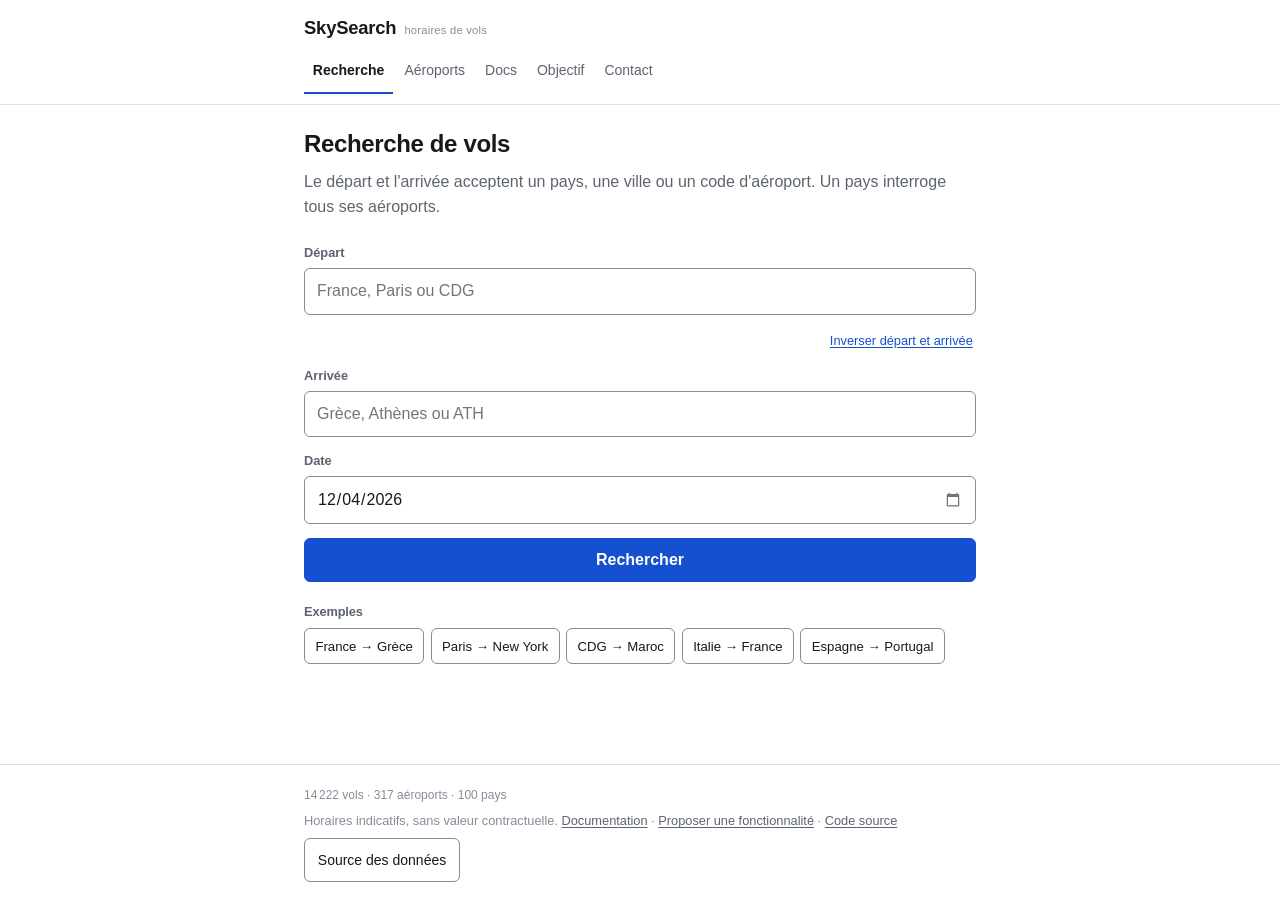
<file: index.html>
<!DOCTYPE html>
<html lang="fr">
<head>
<meta charset="UTF-8">
<meta name="viewport" content="width=device-width, initial-scale=1, viewport-fit=cover">
<title>SkySearch — Recherche de vols</title>
<meta name="description" content="Recherche d'horaires de vols par pays, ville ou aéroport, sur une base de 14 222 vols.">
<link rel="manifest" href="./manifest.json">
<meta name="theme-color" content="#ffffff" media="(prefers-color-scheme: light)">
<meta name="theme-color" content="#16181c" media="(prefers-color-scheme: dark)">
<meta name="apple-mobile-web-app-capable" content="yes">
<meta name="mobile-web-app-capable" content="yes">
<meta name="apple-mobile-web-app-status-bar-style" content="default">
<meta name="apple-mobile-web-app-title" content="SkySearch">
<link rel="icon" href="./icon-192.svg" type="image/svg+xml">
<link rel="apple-touch-icon" href="./icon-192.svg">
<link rel="stylesheet" href="./style.css">
</head>
<body>
<a class="skip" href="#main">Aller au contenu</a>

<header class="top">
  <div class="top-in">
    <a class="brand" href="./index.html">SkySearch <small>horaires de vols</small></a>
    <nav class="main" aria-label="Navigation principale">
      <ul>
        <li><a href="./index.html" aria-current="page">Recherche</a></li>
        <li><a href="./aeroports.html">Aéroports</a></li>
        <li><a href="./docs.html">Docs</a></li>
        <li><a href="./objectif.html">Objectif</a></li>
        <li><a href="./contact.html">Contact</a></li>
      </ul>
    </nav>
  </div>
</header>

<main id="main">
<div class="wrap">

  <h1>Recherche de vols</h1>
  <p class="lead">Le départ et l'arrivée acceptent un pays, une ville ou un code d'aéroport.
    Un pays interroge tous ses aéroports.</p>

  <form class="search" id="form" autocomplete="off">
    <div class="field">
      <label for="from">Départ</label>
      <input type="text" id="from" placeholder="France, Paris ou CDG"
        role="combobox" aria-expanded="false" aria-autocomplete="list"
        aria-controls="acFrom" aria-describedby="resFrom"
        autocapitalize="words" spellcheck="false" enterkeyhint="next">
      <p class="resolved" id="resFrom" role="status"></p>
      <div class="ac" id="acFrom" role="listbox" aria-label="Suggestions pour le départ"></div>
    </div>

    <div class="swap-row">
      <button type="button" id="swap">Inverser départ et arrivée</button>
    </div>

    <div class="field">
      <label for="to">Arrivée</label>
      <input type="text" id="to" placeholder="Grèce, Athènes ou ATH"
        role="combobox" aria-expanded="false" aria-autocomplete="list"
        aria-controls="acTo" aria-describedby="resTo"
        autocapitalize="words" spellcheck="false" enterkeyhint="search">
      <p class="resolved" id="resTo" role="status"></p>
      <div class="ac" id="acTo" role="listbox" aria-label="Suggestions pour l'arrivée"></div>
    </div>

    <div class="field">
      <label for="date">Date</label>
      <input type="date" id="date">
    </div>

    <button type="submit" class="primary" id="go">Rechercher</button>
  </form>

  <section class="shortcuts" id="recentWrap" hidden>
    <h2>Recherches récentes</h2>
    <ul id="recent"></ul>
  </section>

  <section class="shortcuts">
    <h2>Exemples</h2>
    <ul>
      <li><button type="button" data-f="France" data-t="Grèce">France → Grèce</button></li>
      <li><button type="button" data-f="Paris" data-t="New York">Paris → New York</button></li>
      <li><button type="button" data-f="CDG" data-t="Maroc">CDG → Maroc</button></li>
      <li><button type="button" data-f="Italie" data-t="France">Italie → France</button></li>
      <li><button type="button" data-f="Espagne" data-t="Portugal">Espagne → Portugal</button></li>
    </ul>
  </section>

  <div id="out" role="region" aria-live="polite" aria-label="Résultats de la recherche"></div>

</div>
</main>

<footer class="bottom">
  <div class="wrap">
    <p><span class="status" id="status"></span></p>
    <p>Horaires indicatifs, sans valeur contractuelle.
      <a href="./docs.html">Documentation</a> ·
      <a href="./contact.html">Proposer une fonctionnalité</a> ·
      <a href="https://github.com/njegou/skysearch1" target="_blank" rel="noopener noreferrer">Code source</a></p>
    <p><button class="ghost" id="cfgBtn" type="button">Source des données</button></p>
  </div>
</footer>

<div id="toast" role="status" aria-live="polite"></div>

<dialog id="cfg" aria-labelledby="cfgTitle">
  <h2 id="cfgTitle">Source des données</h2>
  <p class="hint" style="margin-bottom:1rem">La base embarquée répond toujours. Une clé ajoute
    les vols réels du jour, quand le trajet vise au plus deux aéroports de chaque côté.
    Un proxy ajoute les prix, quand il n'en vise qu'un seul de chaque côté.</p>

  <div class="field">
    <label for="cfgProvider">Fournisseur</label>
    <select id="cfgProvider">
      <option value="local">Base embarquée uniquement</option>
      <option value="aerodatabox">AeroDataBox</option>
      <option value="aviationstack">Aviationstack</option>
    </select>
  </div>

  <p class="notice" id="cfgLocalNote"></p>

  <div id="cfgFields" hidden>
    <p class="notice warn" id="cfgNote" hidden></p>
    <div class="field">
      <label for="cfgKey" id="cfgKeyLabel">Clé API</label>
      <input type="password" id="cfgKey" placeholder="Collez votre clé" spellcheck="false">
      <p class="hint">La clé reste dans ce navigateur.
        <a id="cfgSignup" href="#" target="_blank" rel="noopener noreferrer">Créer un compte</a> ·
        <a id="cfgDoc" href="#" target="_blank" rel="noopener noreferrer">Documentation</a></p>
    </div>
  </div>

  <hr style="margin:1.25rem 0">

  <div class="field">
    <label for="cfgProxy">Proxy (optionnel)</label>
    <input type="url" id="cfgProxy" placeholder="https://mon-worker.workers.dev" spellcheck="false">
    <p class="hint">Un Worker Cloudflare qui garde vos clés côté serveur.
      <b>Obligatoire pour afficher les prix</b>, et utile si un fournisseur d'horaires
      bloque les appels navigateur. Voir <a href="./docs.html#prix">la documentation</a>.</p>
    <p class="notice" id="cfgProxyState" hidden></p>
  </div>

  <p class="notice" id="cfgResult" hidden></p>

  <div class="row2" style="margin-top:1rem">
    <button type="button" class="ghost" id="cfgTest">Tester</button>
    <button type="button" class="primary" id="cfgSave">Enregistrer</button>
  </div>
  <div style="margin-top:.5rem">
    <button type="button" class="ghost" id="cfgClose" style="width:100%">Fermer</button>
  </div>
</dialog>

<script src="./data.js"></script>
<script src="./app.js"></script>
</body>
</html>
</file>
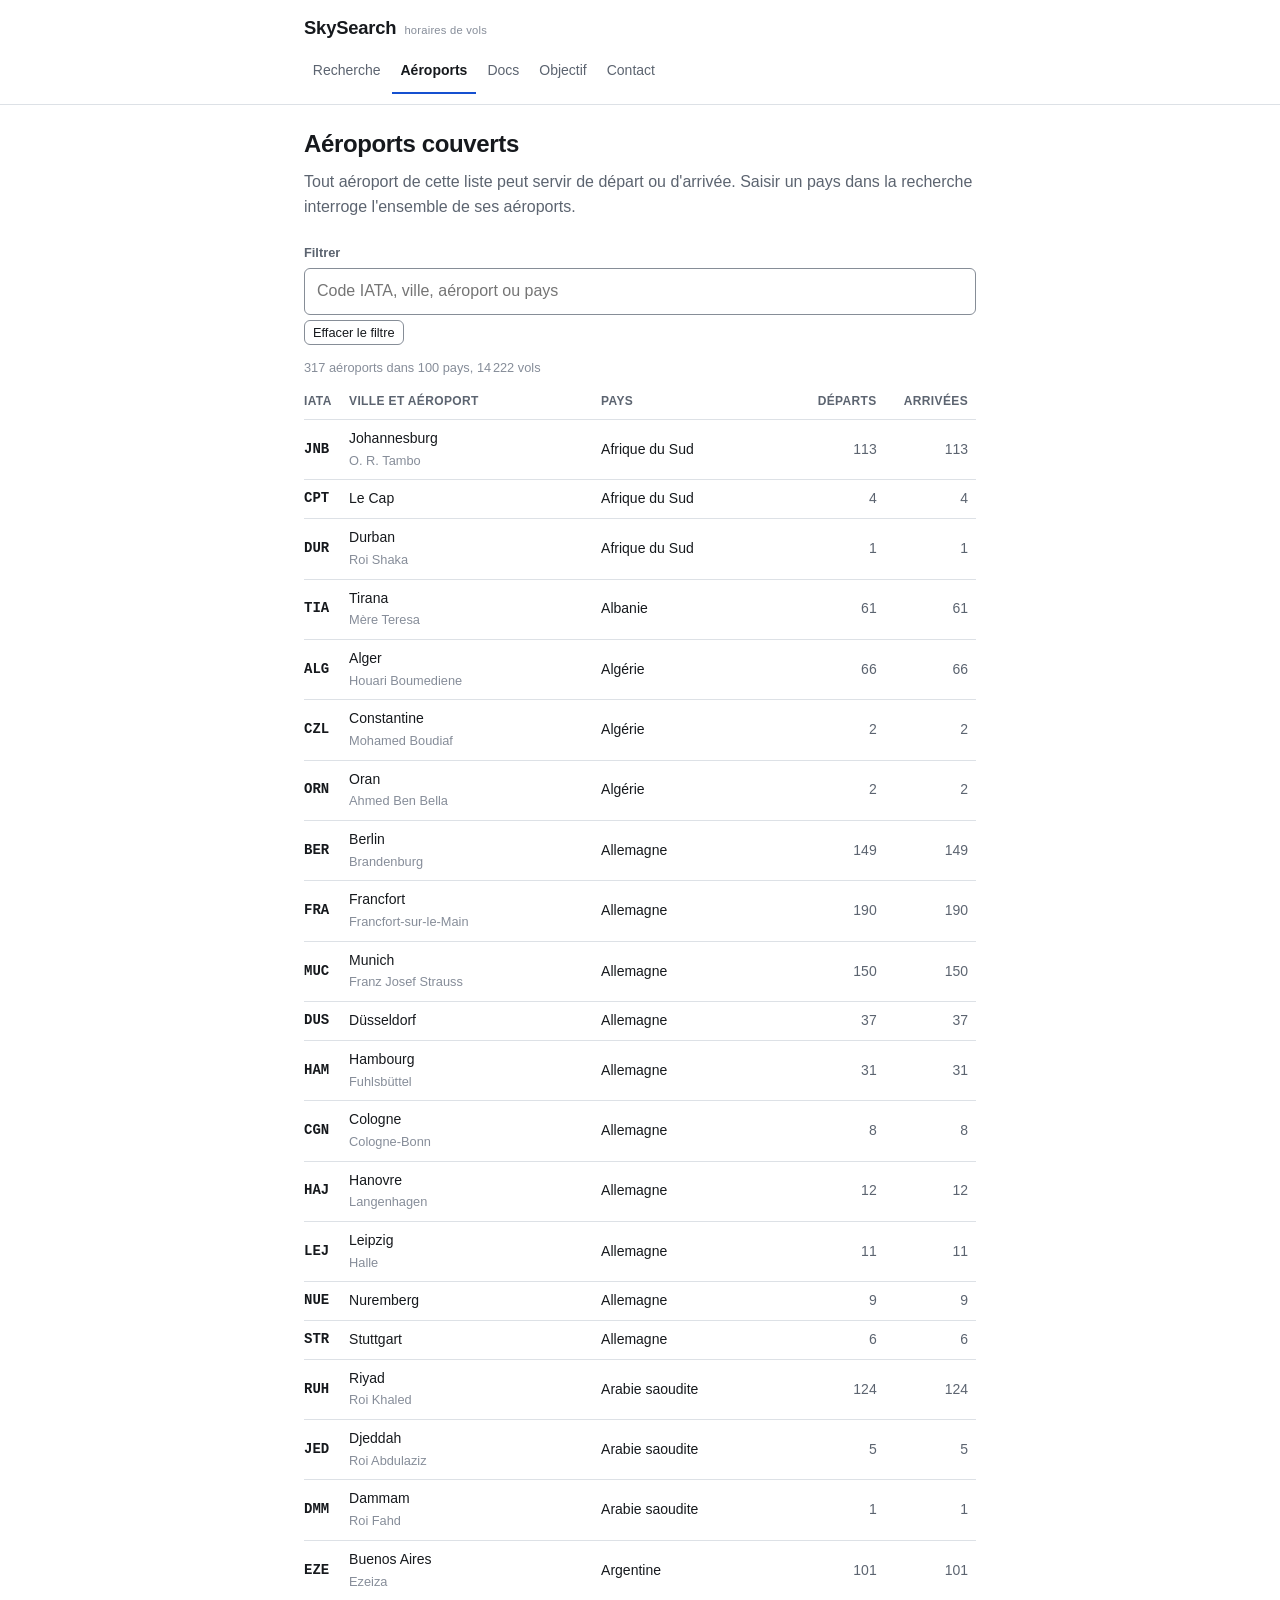
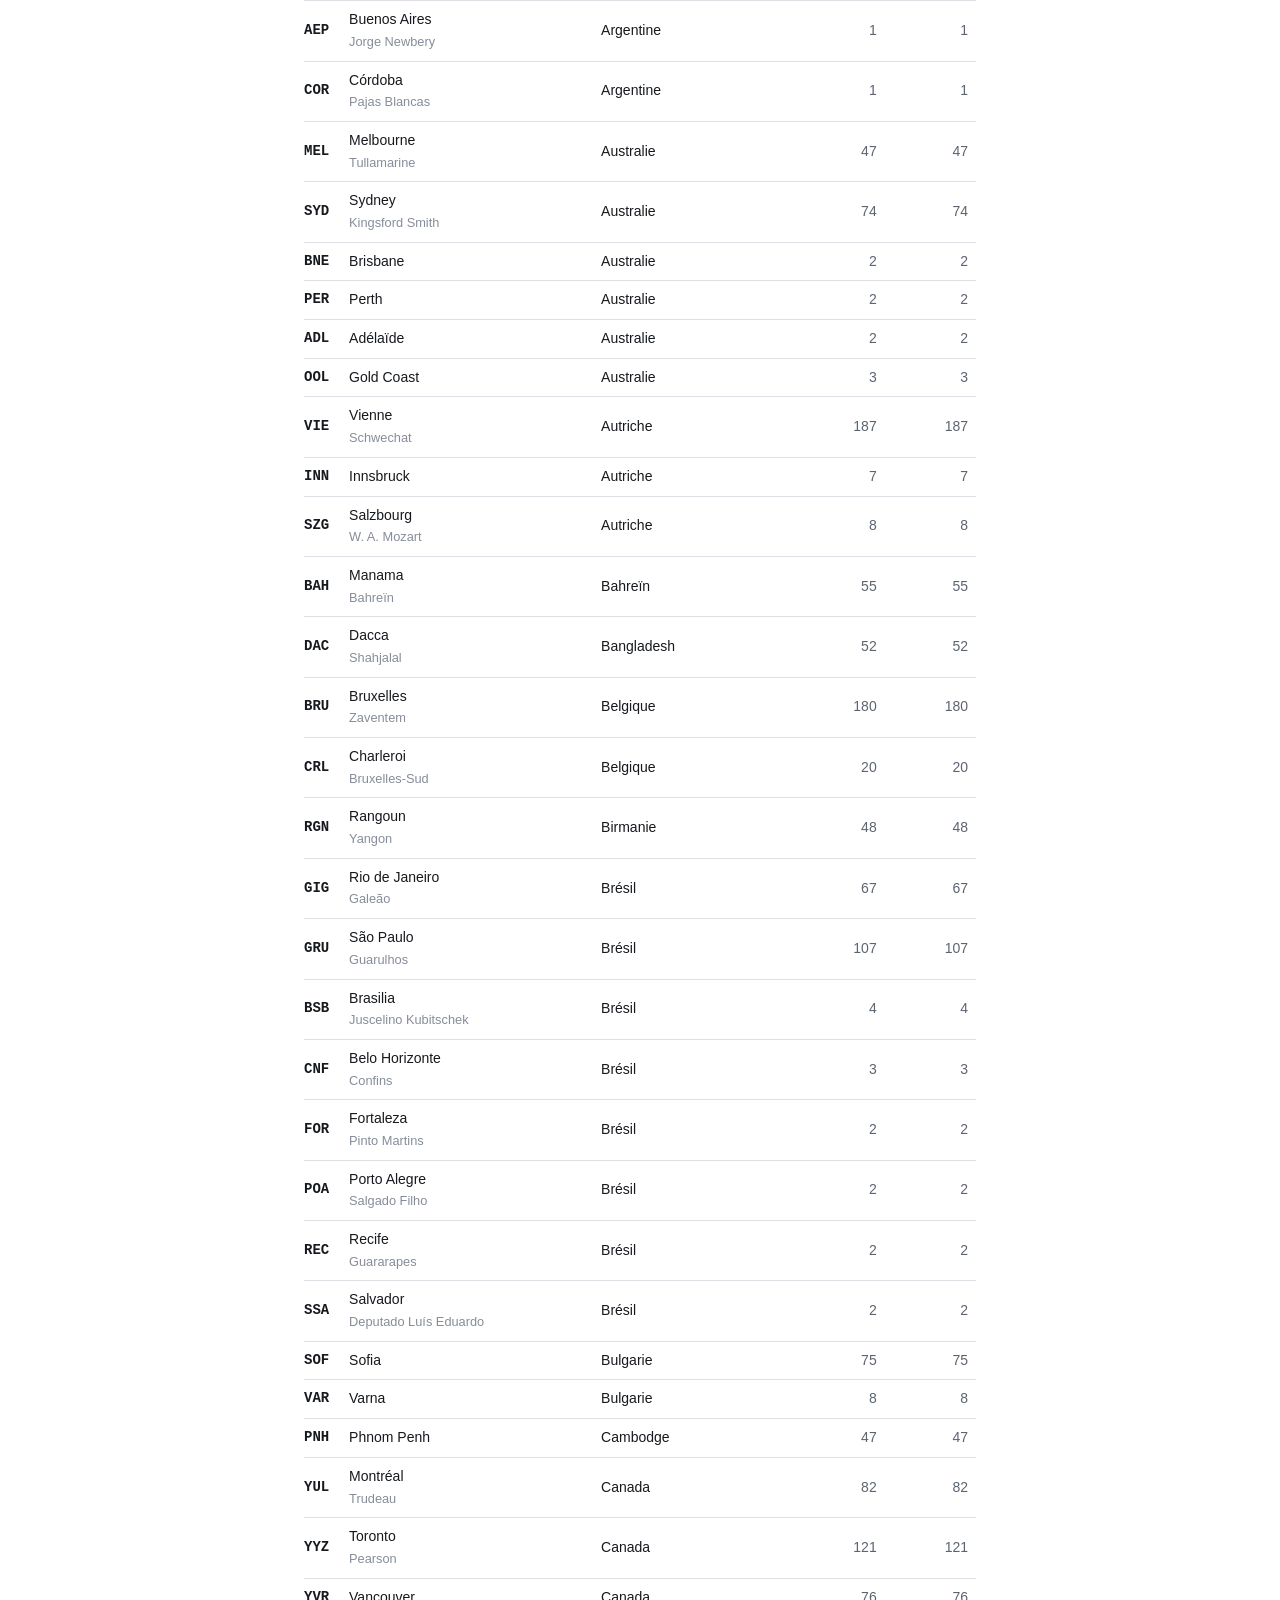
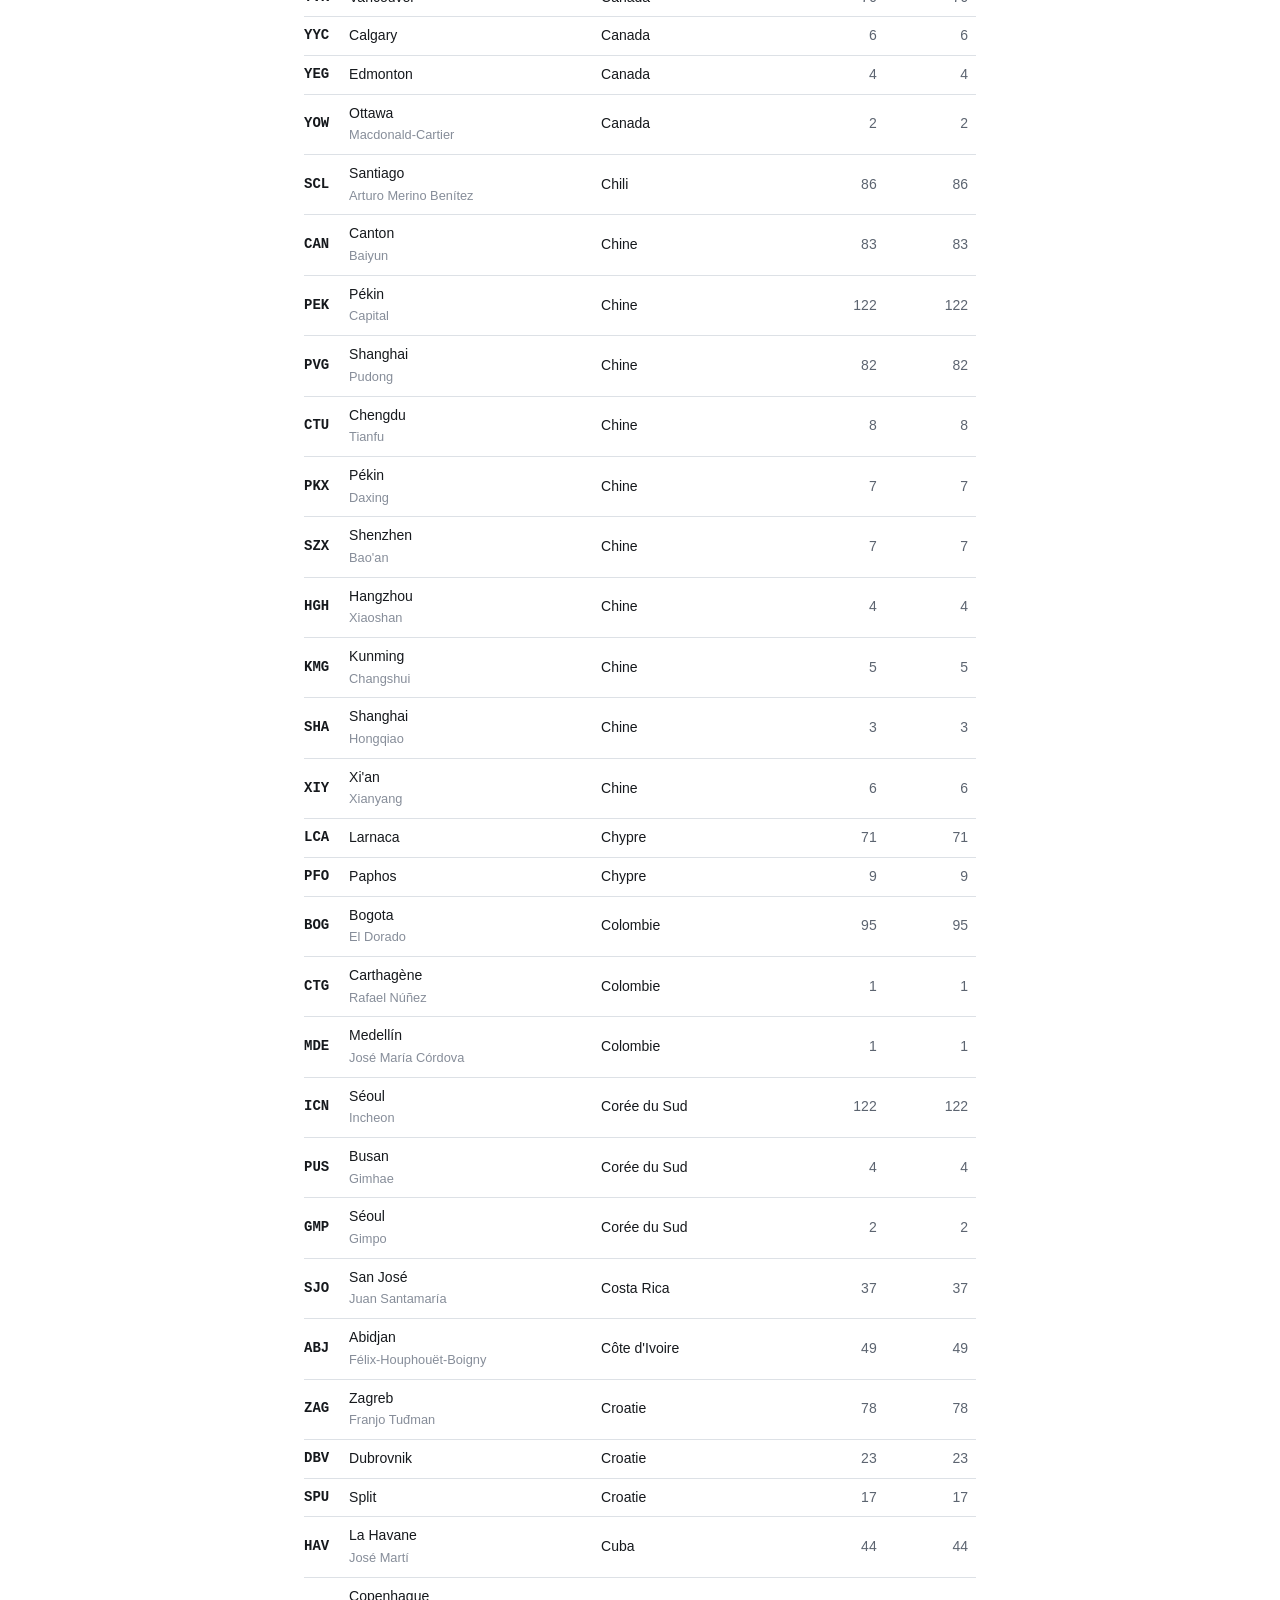
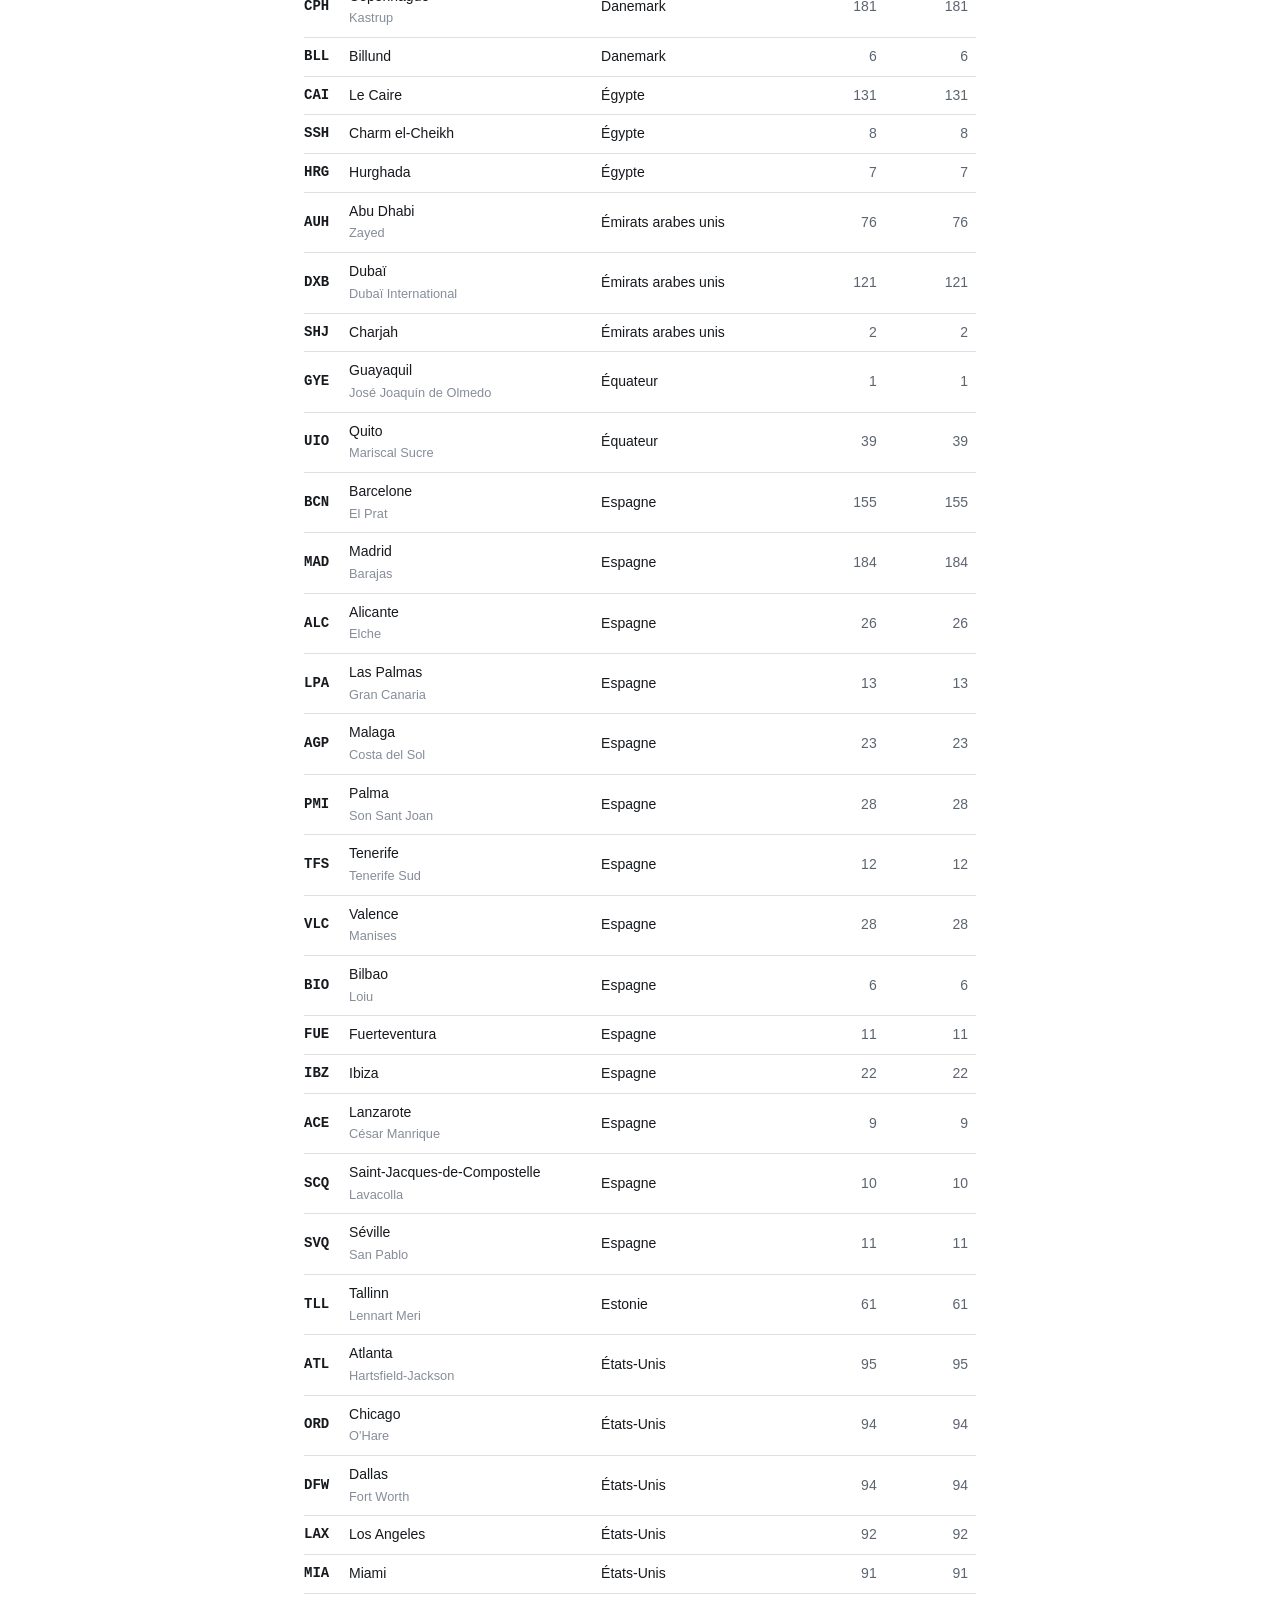
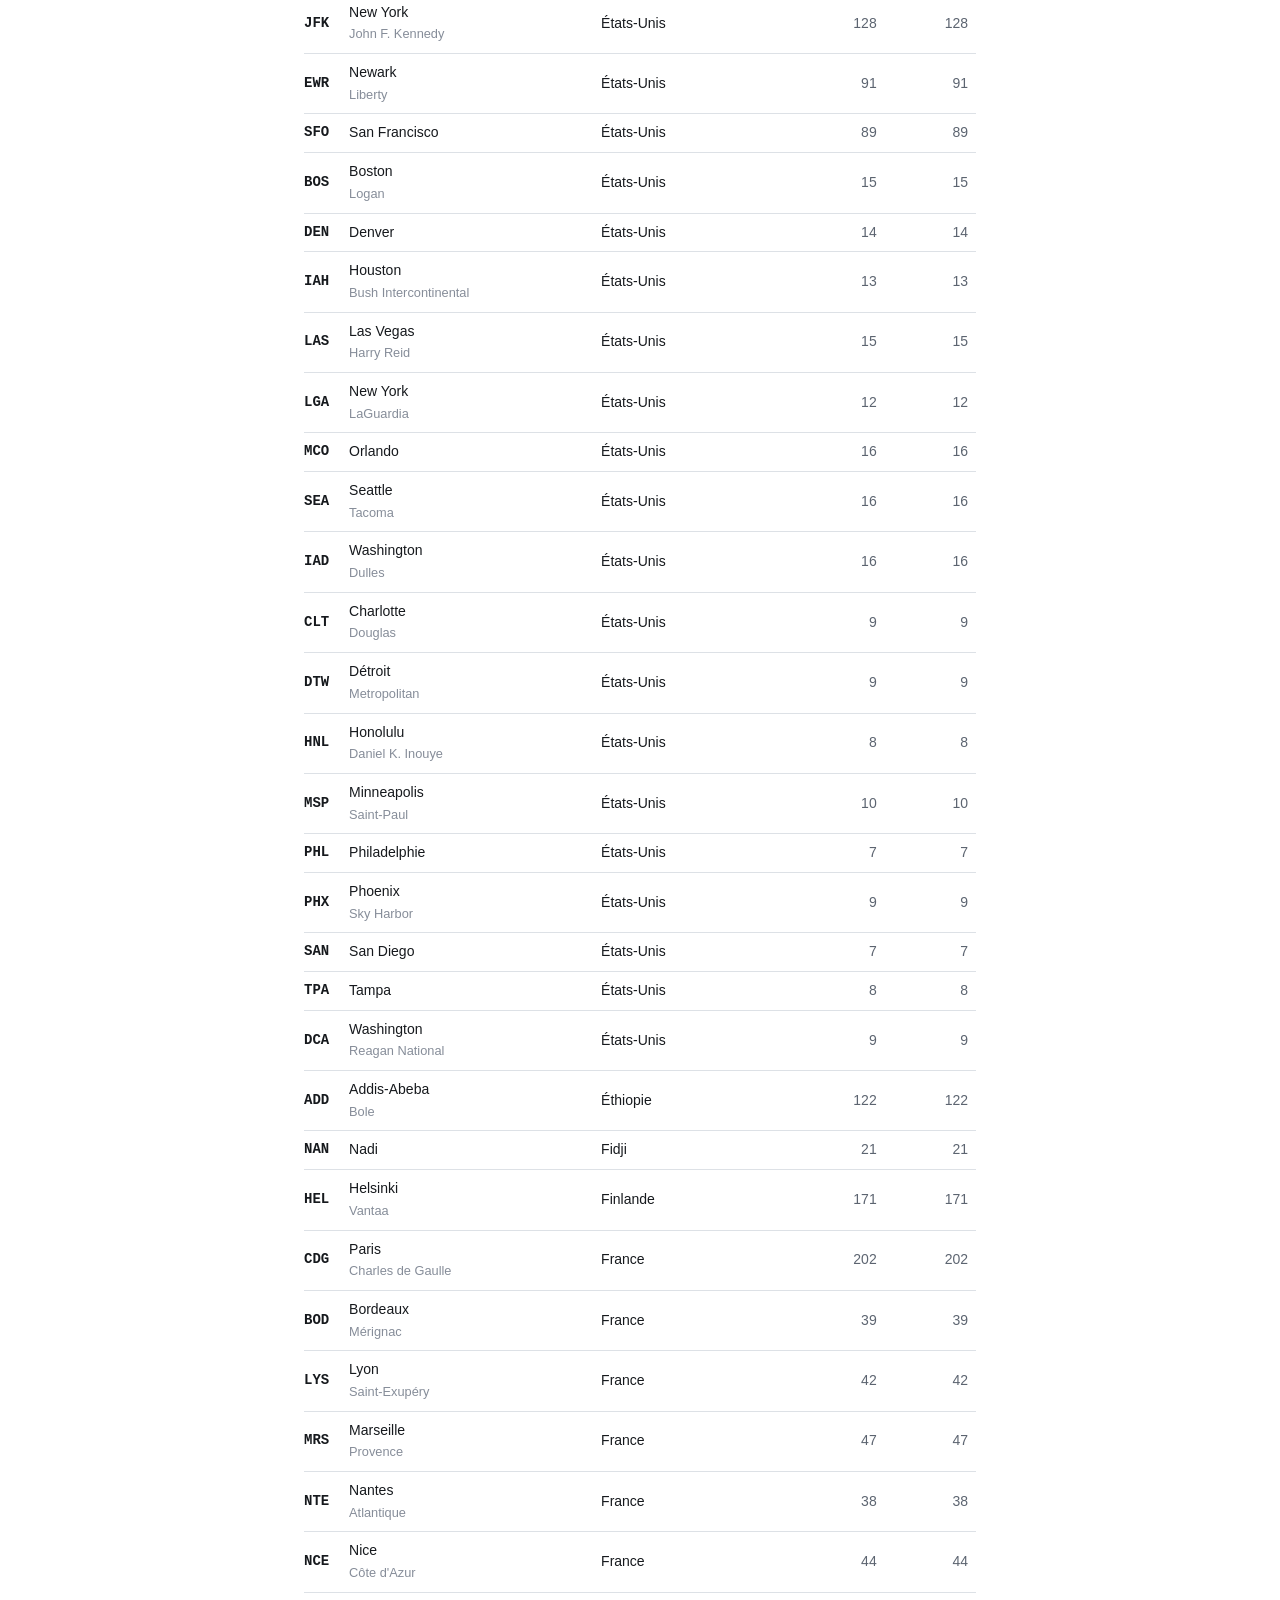
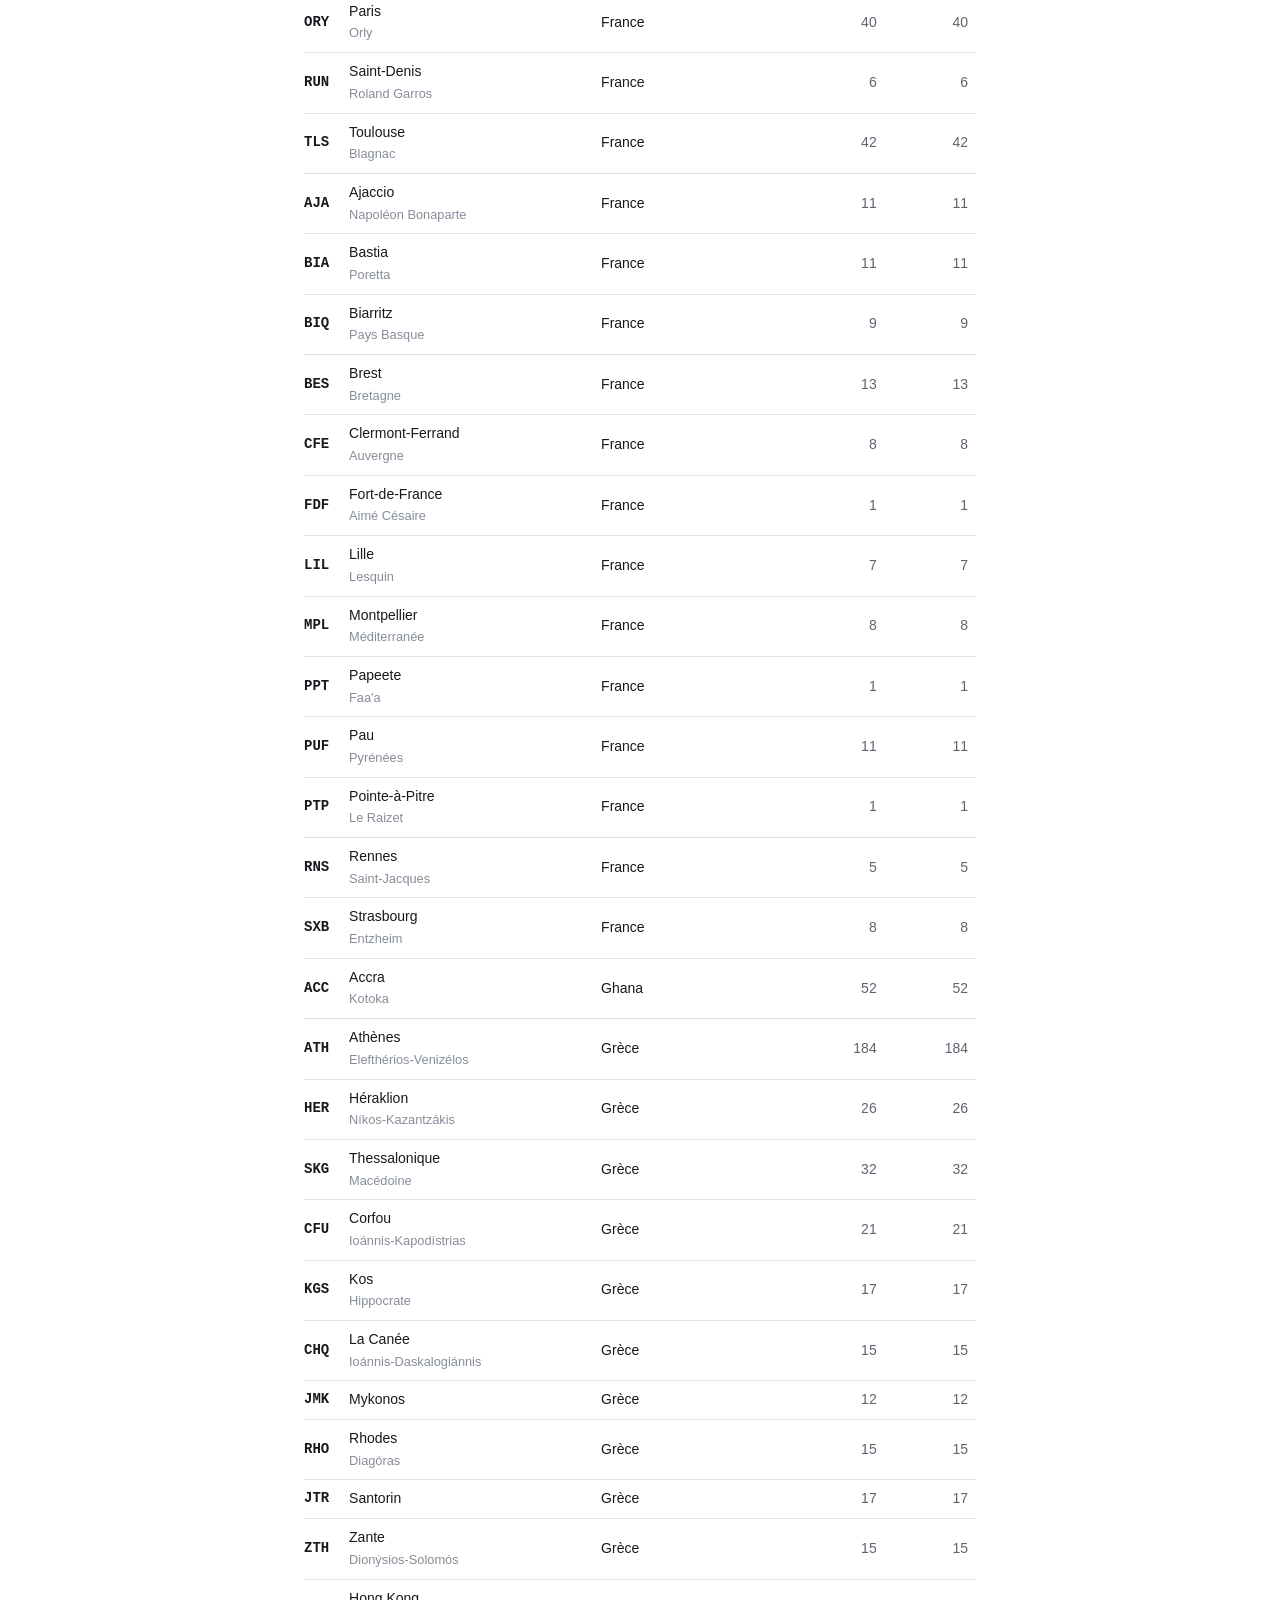
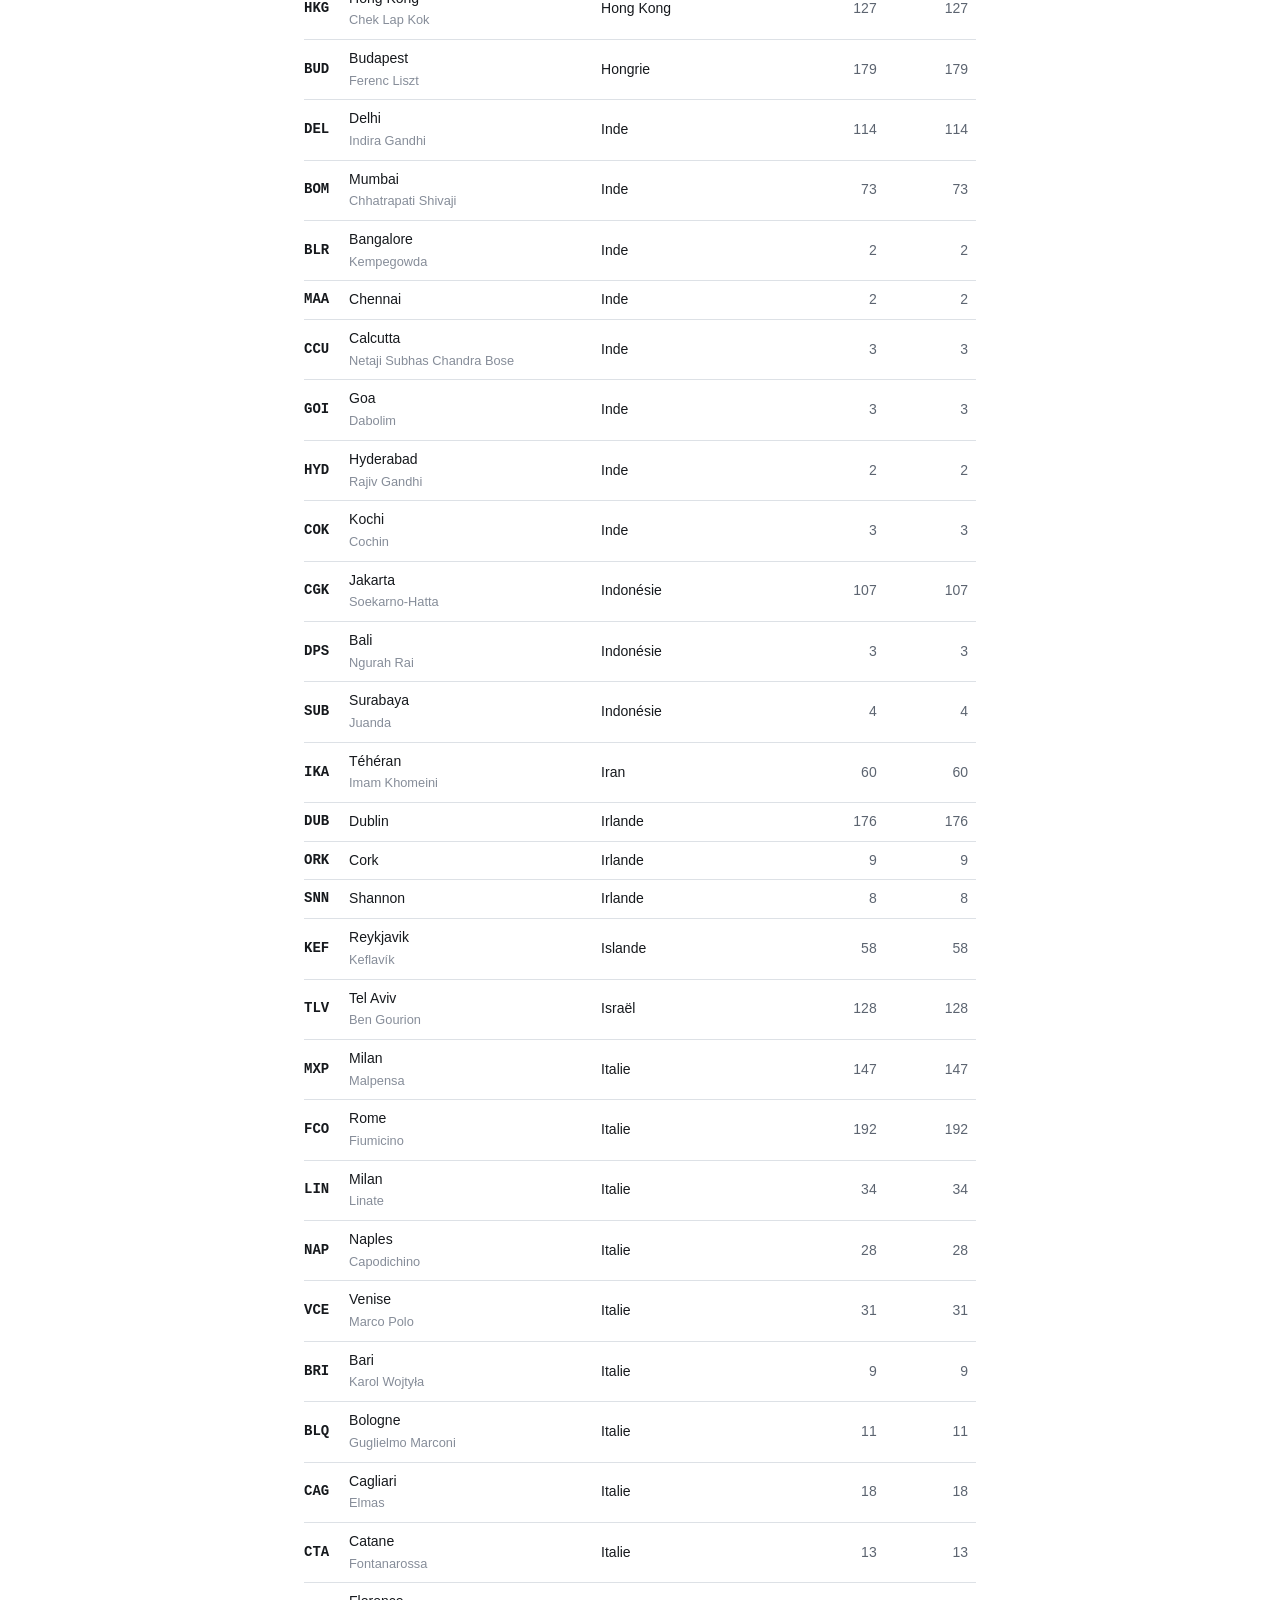
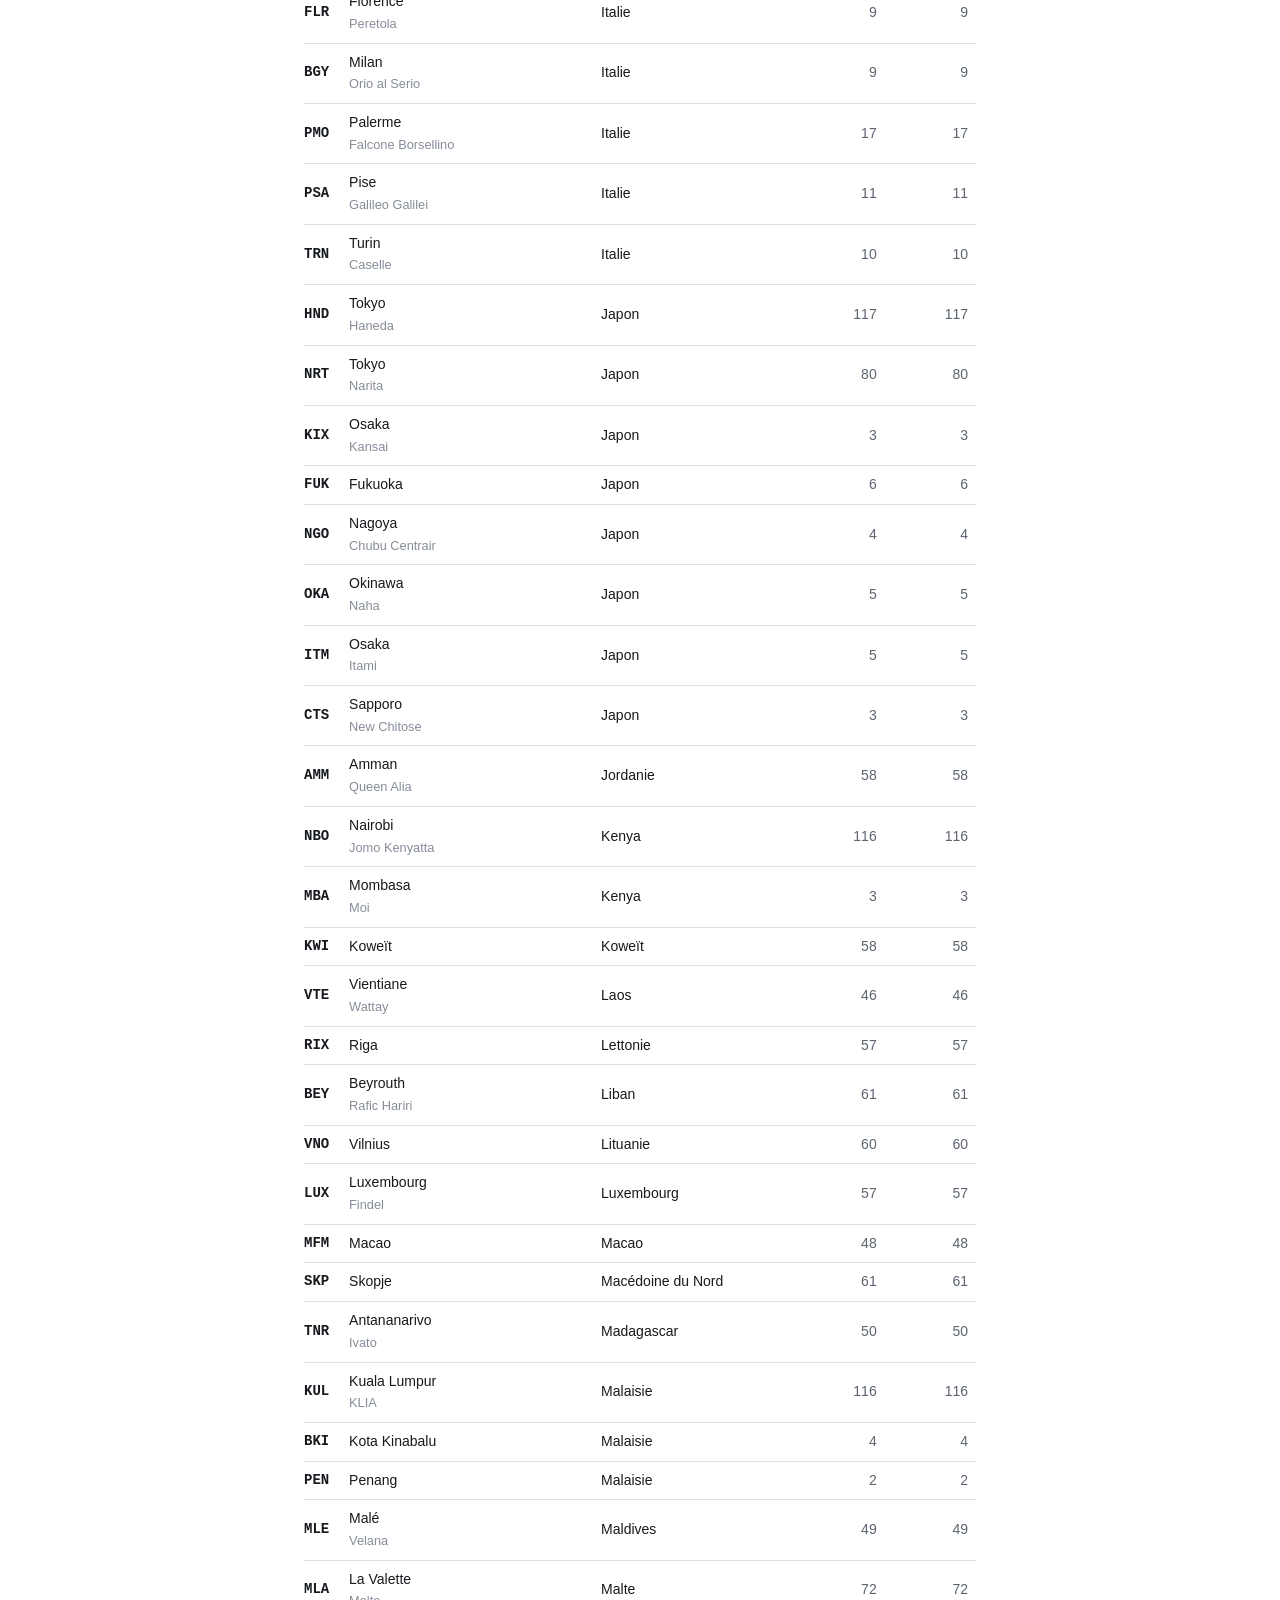
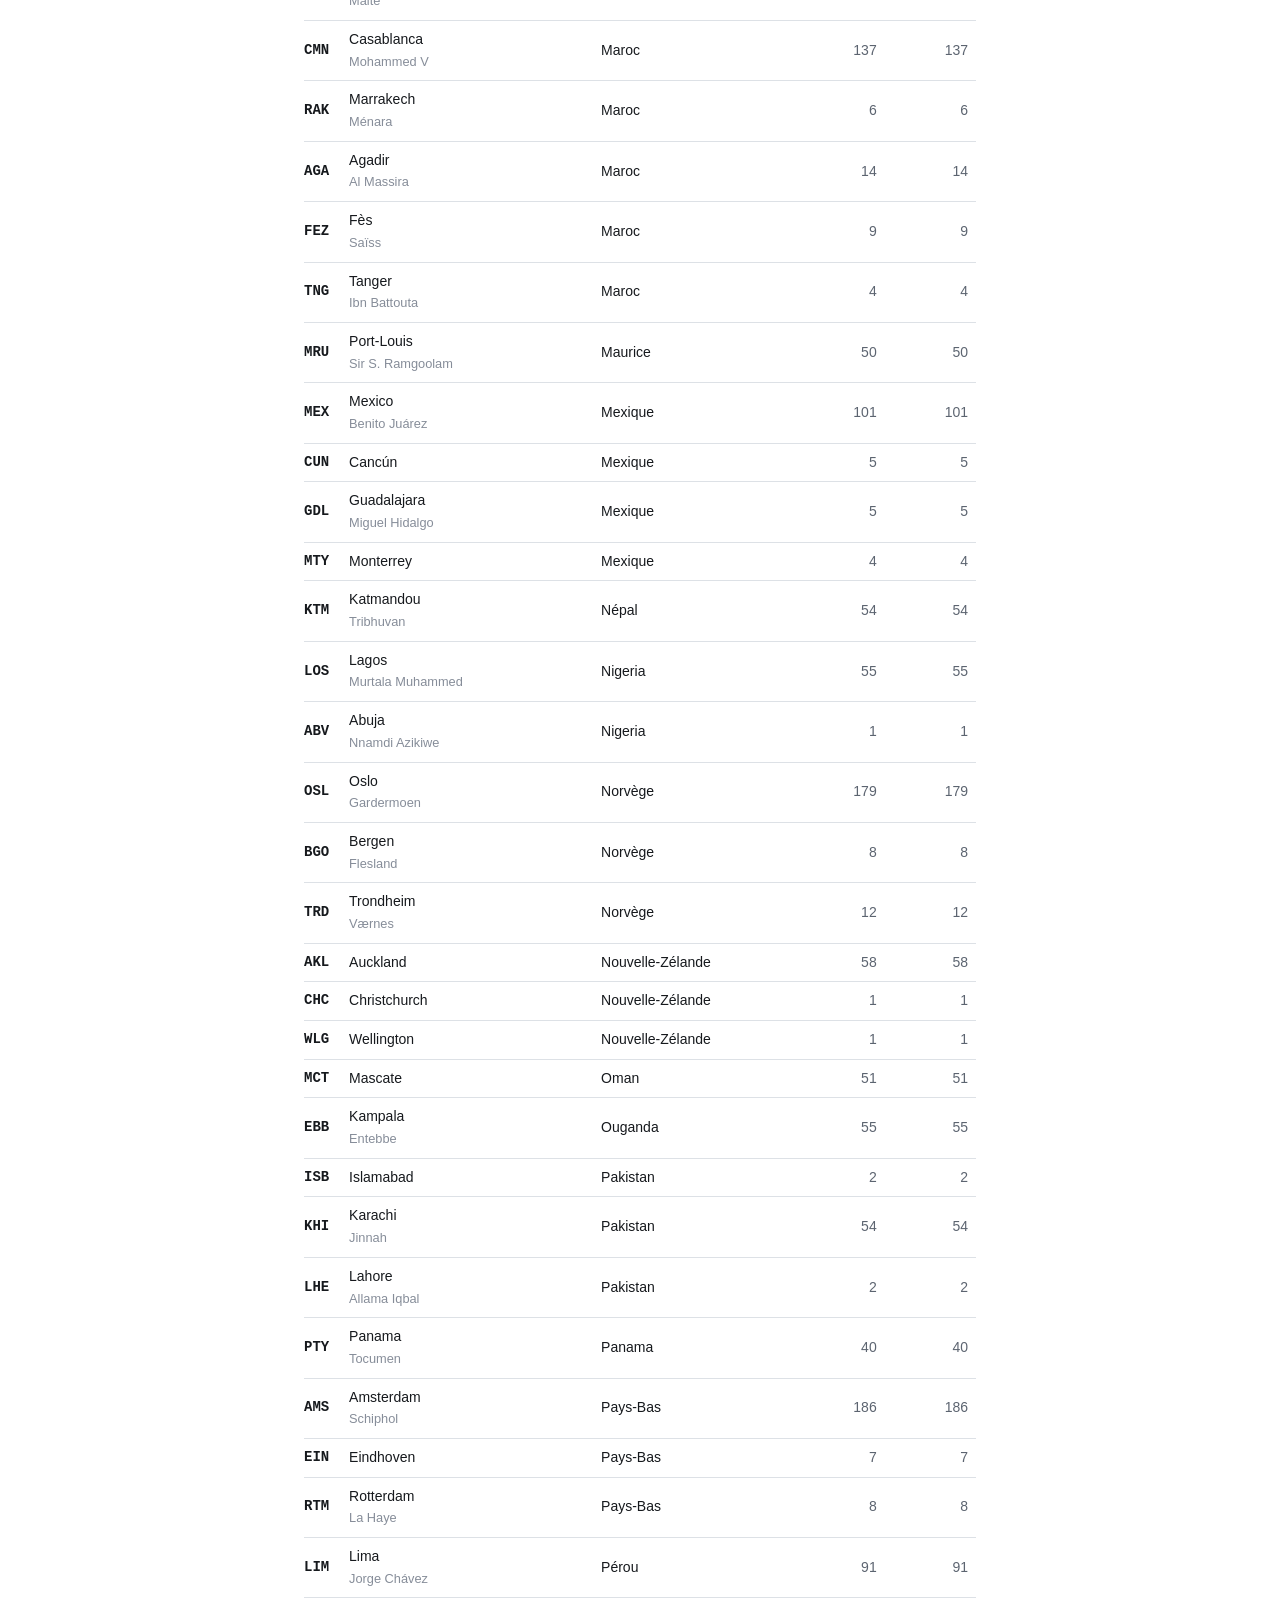
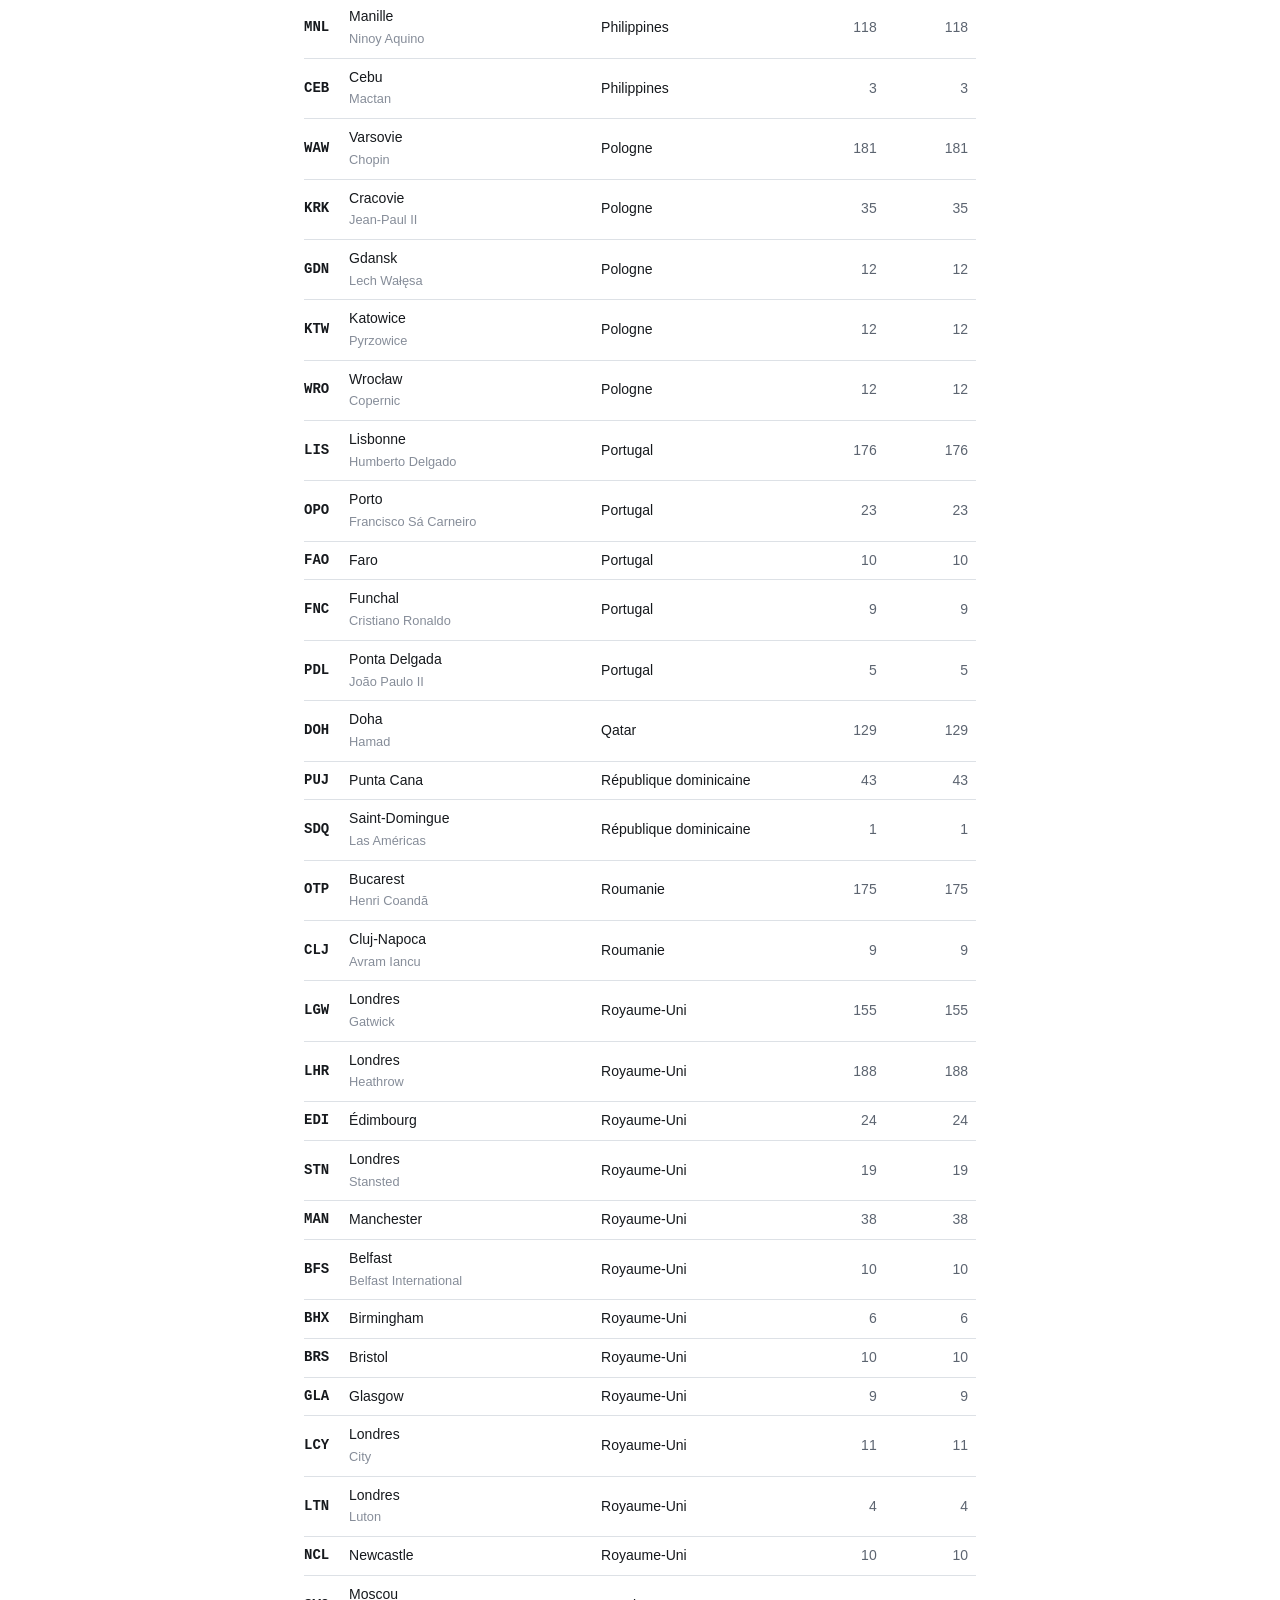
<file: aeroports.html>
<!DOCTYPE html>
<html lang="fr">
<head>
<meta charset="UTF-8">
<meta name="viewport" content="width=device-width, initial-scale=1, viewport-fit=cover">
<title>Aéroports couverts — SkySearch</title>
<meta name="description" content="Liste des 317 aéroports et 100 pays couverts par SkySearch, avec le nombre de vols au départ et à l'arrivée.">
<link rel="manifest" href="./manifest.json">
<meta name="theme-color" content="#ffffff" media="(prefers-color-scheme: light)">
<meta name="theme-color" content="#16181c" media="(prefers-color-scheme: dark)">
<meta name="apple-mobile-web-app-capable" content="yes">
<meta name="mobile-web-app-capable" content="yes">
<meta name="apple-mobile-web-app-title" content="SkySearch">
<link rel="icon" href="./icon-192.svg" type="image/svg+xml">
<link rel="apple-touch-icon" href="./icon-192.svg">
<link rel="stylesheet" href="./style.css">
</head>
<body>
<a class="skip" href="#main">Aller au contenu</a>

<header class="top">
  <div class="top-in">
    <a class="brand" href="./index.html">SkySearch <small>horaires de vols</small></a>
    <nav class="main" aria-label="Navigation principale">
      <ul>
        <li><a href="./index.html">Recherche</a></li>
        <li><a href="./aeroports.html" aria-current="page">Aéroports</a></li>
        <li><a href="./docs.html">Docs</a></li>
        <li><a href="./objectif.html">Objectif</a></li>
        <li><a href="./contact.html">Contact</a></li>
      </ul>
    </nav>
  </div>
</header>

<main id="main">
<div class="wrap">

  <h1>Aéroports couverts</h1>
  <p class="lead">Tout aéroport de cette liste peut servir de départ ou d'arrivée.
    Saisir un pays dans la recherche interroge l'ensemble de ses aéroports.</p>

  <div class="field">
    <label for="filter">Filtrer</label>
    <input type="text" id="filter" placeholder="Code IATA, ville, aéroport ou pays"
      spellcheck="false" autocapitalize="none" enterkeyhint="search">
    <p class="hint"><button type="button" class="ghost" id="clear" style="padding:.25rem .5rem;min-height:0;font-size:.8rem">Effacer le filtre</button></p>
  </div>

  <div class="table-scroll">
    <table>
      <caption id="count"></caption>
      <thead>
        <tr>
          <th scope="col" data-k="iata">IATA</th>
          <th scope="col" data-k="city">Ville et aéroport</th>
          <th scope="col" data-k="country" aria-sort="ascending">Pays</th>
          <th scope="col" data-k="dep" style="text-align:right">Départs</th>
          <th scope="col" class="opt" style="text-align:right">Arrivées</th>
        </tr>
      </thead>
      <tbody id="tbody"></tbody>
    </table>
  </div>

  <h2>Comment lire ce tableau</h2>
  <p>Les colonnes <b>Départs</b> et <b>Arrivées</b> comptent les vols de la base embarquée, pas
    le trafic réel de l'aéroport. Un aéroport régional avec deux départs est relié au hub de son
    pays, rien de plus.</p>
  <p>Les en-têtes de colonne sont cliquables pour trier. Le tri par départs permet de repérer
    les aéroports les mieux desservis.</p>

  <h2>Ce que la couverture n'est pas</h2>
  <p>Ces 317 aéroports sont une sélection, pas un annuaire mondial. Il en existe plusieurs milliers
    ouverts au trafic commercial. Le choix privilégie les hubs internationaux, les aéroports
    majeurs de chaque pays, et une desserte régionale pour la France, l'Espagne, l'Italie,
    l'Allemagne, le Royaume-Uni et la Grèce.</p>
  <p>Si un aéroport vous manque, <a href="./contact.html">signalez-le</a>.</p>

</div>
</main>

<footer class="bottom">
  <div class="wrap">
    <p>Horaires indicatifs, sans valeur contractuelle.
      <a href="./docs.html">Documentation</a> ·
      <a href="./contact.html">Proposer une fonctionnalité</a> ·
      <a href="https://github.com/njegou/skysearch1" target="_blank" rel="noopener noreferrer">Code source</a></p>
  </div>
</footer>

<script src="./data.js"></script>
<script src="./aeroports.js"></script>
</body>
</html>
</file>
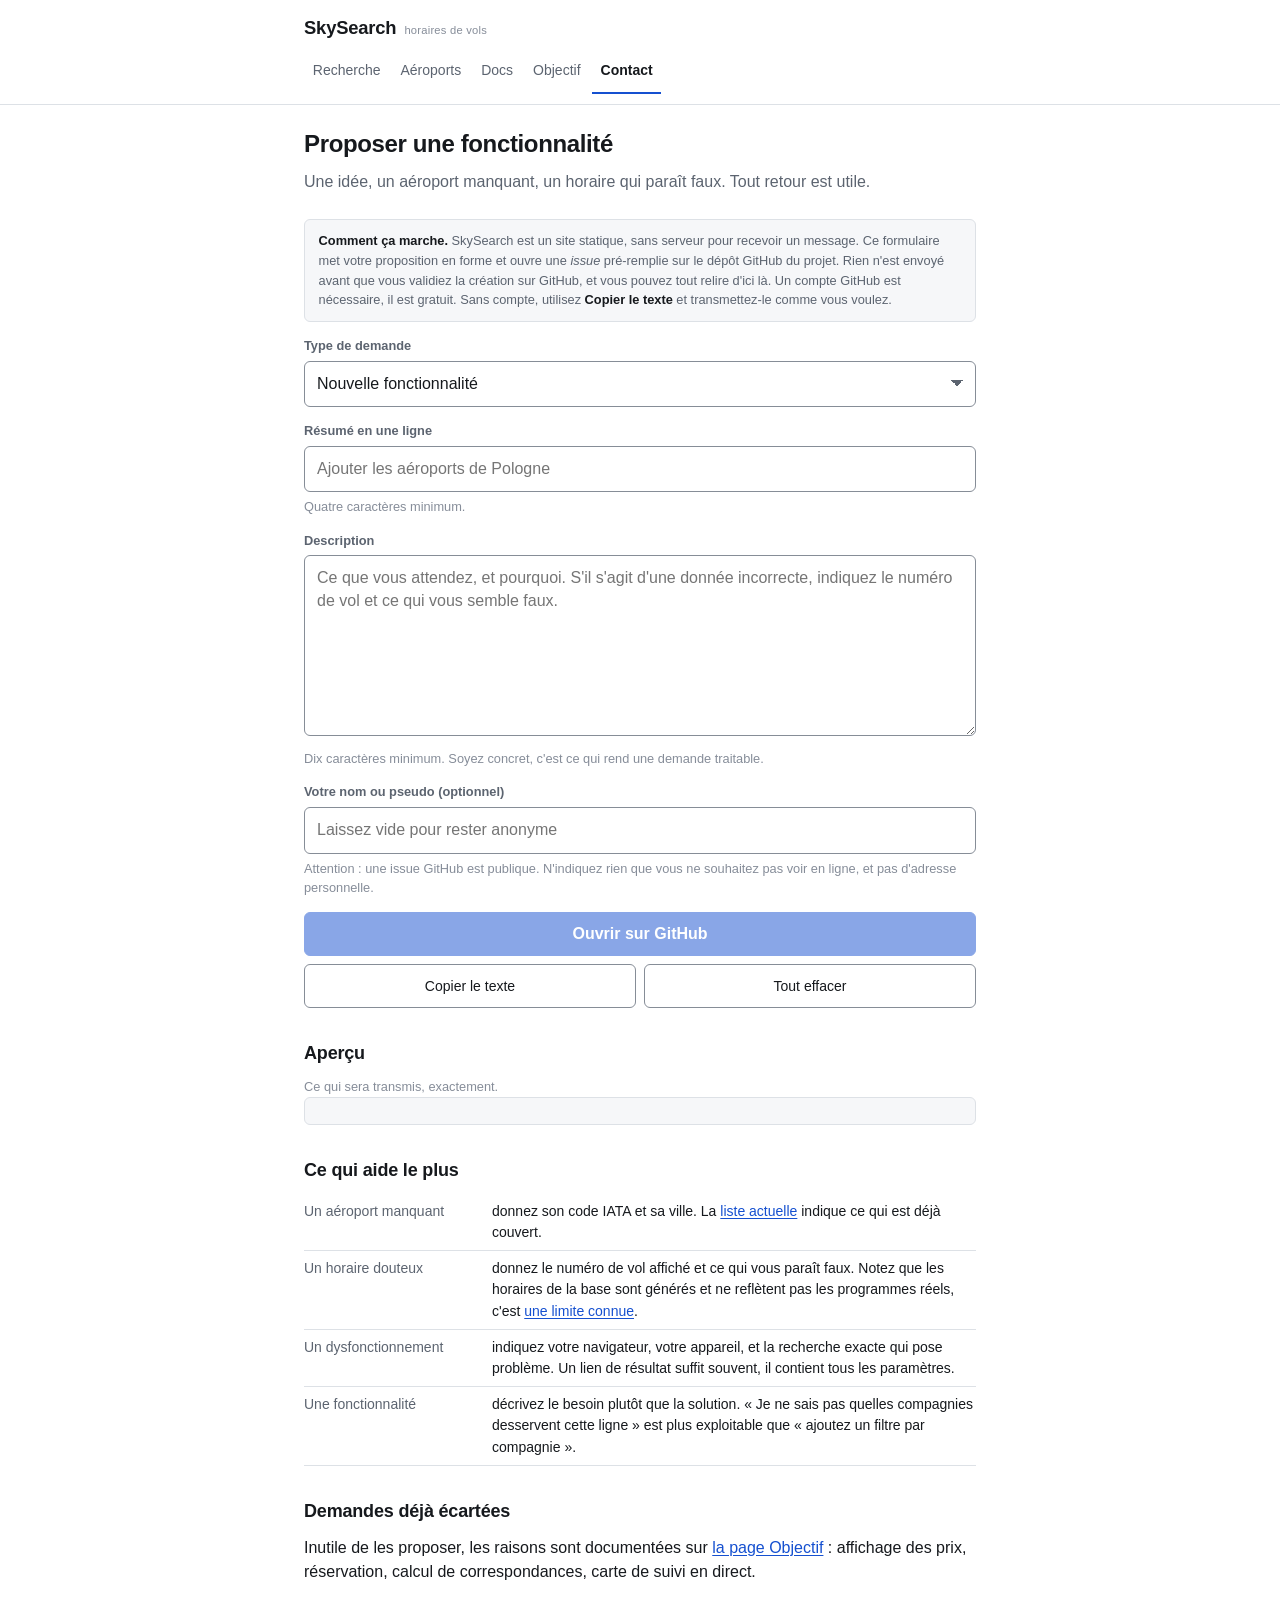
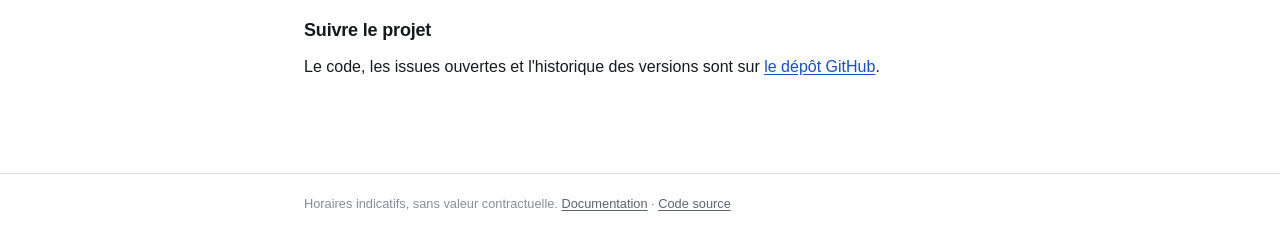
<file: contact.html>
<!DOCTYPE html>
<html lang="fr">
<head>
<meta charset="UTF-8">
<meta name="viewport" content="width=device-width, initial-scale=1, viewport-fit=cover">
<title>Contact — SkySearch</title>
<meta name="description" content="Proposer une fonctionnalité, signaler un aéroport manquant ou une donnée incorrecte.">
<link rel="manifest" href="./manifest.json">
<meta name="theme-color" content="#ffffff" media="(prefers-color-scheme: light)">
<meta name="theme-color" content="#16181c" media="(prefers-color-scheme: dark)">
<meta name="apple-mobile-web-app-capable" content="yes">
<meta name="mobile-web-app-capable" content="yes">
<meta name="apple-mobile-web-app-title" content="SkySearch">
<link rel="icon" href="./icon-192.svg" type="image/svg+xml">
<link rel="apple-touch-icon" href="./icon-192.svg">
<link rel="stylesheet" href="./style.css">
</head>
<body>
<a class="skip" href="#main">Aller au contenu</a>

<header class="top">
  <div class="top-in">
    <a class="brand" href="./index.html">SkySearch <small>horaires de vols</small></a>
    <nav class="main" aria-label="Navigation principale">
      <ul>
        <li><a href="./index.html">Recherche</a></li>
        <li><a href="./aeroports.html">Aéroports</a></li>
        <li><a href="./docs.html">Docs</a></li>
        <li><a href="./objectif.html">Objectif</a></li>
        <li><a href="./contact.html" aria-current="page">Contact</a></li>
      </ul>
    </nav>
  </div>
</header>

<main id="main">
<div class="wrap">

  <h1>Proposer une fonctionnalité</h1>
  <p class="lead">Une idée, un aéroport manquant, un horaire qui paraît faux.
    Tout retour est utile.</p>

  <p class="notice"><b>Comment ça marche.</b> SkySearch est un site statique, sans serveur pour
    recevoir un message. Ce formulaire met votre proposition en forme et ouvre une
    <i>issue</i> pré-remplie sur le dépôt GitHub du projet. Rien n'est envoyé avant que vous
    validiez la création sur GitHub, et vous pouvez tout relire d'ici là. Un compte GitHub est
    nécessaire, il est gratuit. Sans compte, utilisez <b>Copier le texte</b> et transmettez-le
    comme vous voulez.</p>

  <form id="form">
    <div class="field">
      <label for="type">Type de demande</label>
      <select id="type">
        <option value="feature">Nouvelle fonctionnalité</option>
        <option value="airport">Aéroport manquant</option>
        <option value="data">Donnée incorrecte</option>
        <option value="bug">Dysfonctionnement</option>
        <option value="other">Autre</option>
      </select>
    </div>

    <div class="field">
      <label for="title">Résumé en une ligne</label>
      <input type="text" id="title" maxlength="120"
        placeholder="Ajouter les aéroports de Pologne"
        enterkeyhint="next">
      <p class="hint">Quatre caractères minimum.</p>
    </div>

    <div class="field">
      <label for="body">Description</label>
      <textarea id="body" rows="7" maxlength="4000"
        placeholder="Ce que vous attendez, et pourquoi. S'il s'agit d'une donnée incorrecte, indiquez le numéro de vol et ce qui vous semble faux."></textarea>
      <p class="hint">Dix caractères minimum. Soyez concret, c'est ce qui rend une demande
        traitable.</p>
    </div>

    <div class="field">
      <label for="who">Votre nom ou pseudo (optionnel)</label>
      <input type="text" id="who" maxlength="60" placeholder="Laissez vide pour rester anonyme"
        autocapitalize="words">
      <p class="hint">Attention : une issue GitHub est publique. N'indiquez rien que vous ne
        souhaitez pas voir en ligne, et pas d'adresse personnelle.</p>
    </div>

    <button type="submit" class="primary" id="send" disabled>Ouvrir sur GitHub</button>
    <div class="row2" style="margin-top:.5rem">
      <button type="button" class="ghost" id="copy" disabled>Copier le texte</button>
      <button type="button" class="ghost" id="reset">Tout effacer</button>
    </div>

    <p class="notice" id="formNote" hidden></p>
  </form>

  <h2>Aperçu</h2>
  <p class="hint">Ce qui sera transmis, exactement.</p>
  <pre><code id="preview"></code></pre>

  <h2>Ce qui aide le plus</h2>
  <dl class="facts">
    <div><dt>Un aéroport manquant</dt><dd>donnez son code IATA et sa ville.
      La <a href="./aeroports.html">liste actuelle</a> indique ce qui est déjà couvert.</dd></div>
    <div><dt>Un horaire douteux</dt><dd>donnez le numéro de vol affiché et ce qui vous paraît
      faux. Notez que les horaires de la base sont générés et ne reflètent pas les programmes
      réels, c'est <a href="./docs.html#limites">une limite connue</a>.</dd></div>
    <div><dt>Un dysfonctionnement</dt><dd>indiquez votre navigateur, votre appareil, et la
      recherche exacte qui pose problème. Un lien de résultat suffit souvent, il contient
      tous les paramètres.</dd></div>
    <div><dt>Une fonctionnalité</dt><dd>décrivez le besoin plutôt que la solution.
      « Je ne sais pas quelles compagnies desservent cette ligne » est plus exploitable que
      « ajoutez un filtre par compagnie ».</dd></div>
  </dl>

  <h2>Demandes déjà écartées</h2>
  <p>Inutile de les proposer, les raisons sont documentées sur
    <a href="./objectif.html">la page Objectif</a> : affichage des prix, réservation,
    calcul de correspondances, carte de suivi en direct.</p>

  <h2>Suivre le projet</h2>
  <p>Le code, les issues ouvertes et l'historique des versions sont sur
    <a href="https://github.com/njegou/skysearch1" target="_blank" rel="noopener noreferrer">le dépôt GitHub</a>.</p>

</div>
</main>

<footer class="bottom">
  <div class="wrap">
    <p>Horaires indicatifs, sans valeur contractuelle.
      <a href="./docs.html">Documentation</a> ·
      <a href="https://github.com/njegou/skysearch1" target="_blank" rel="noopener noreferrer">Code source</a></p>
  </div>
</footer>

<script src="./contact.js"></script>
</body>
</html>
</file>
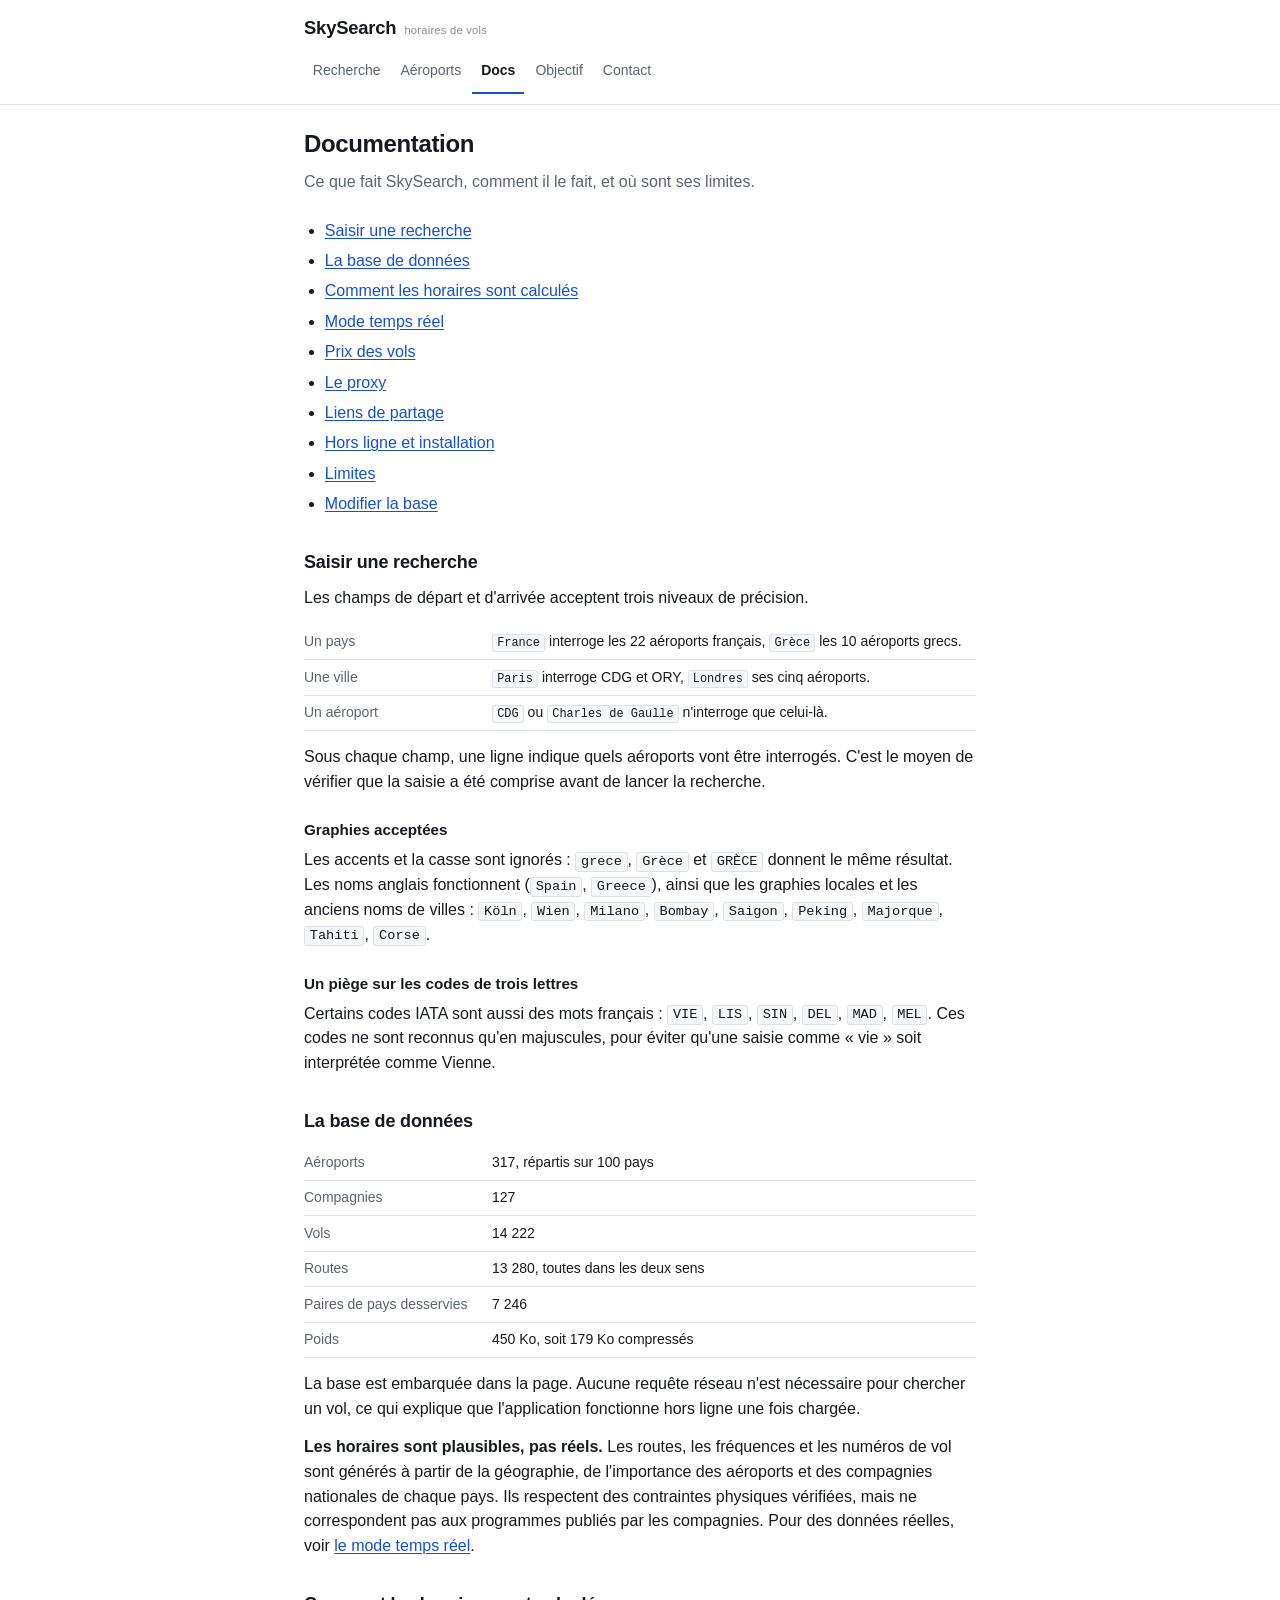
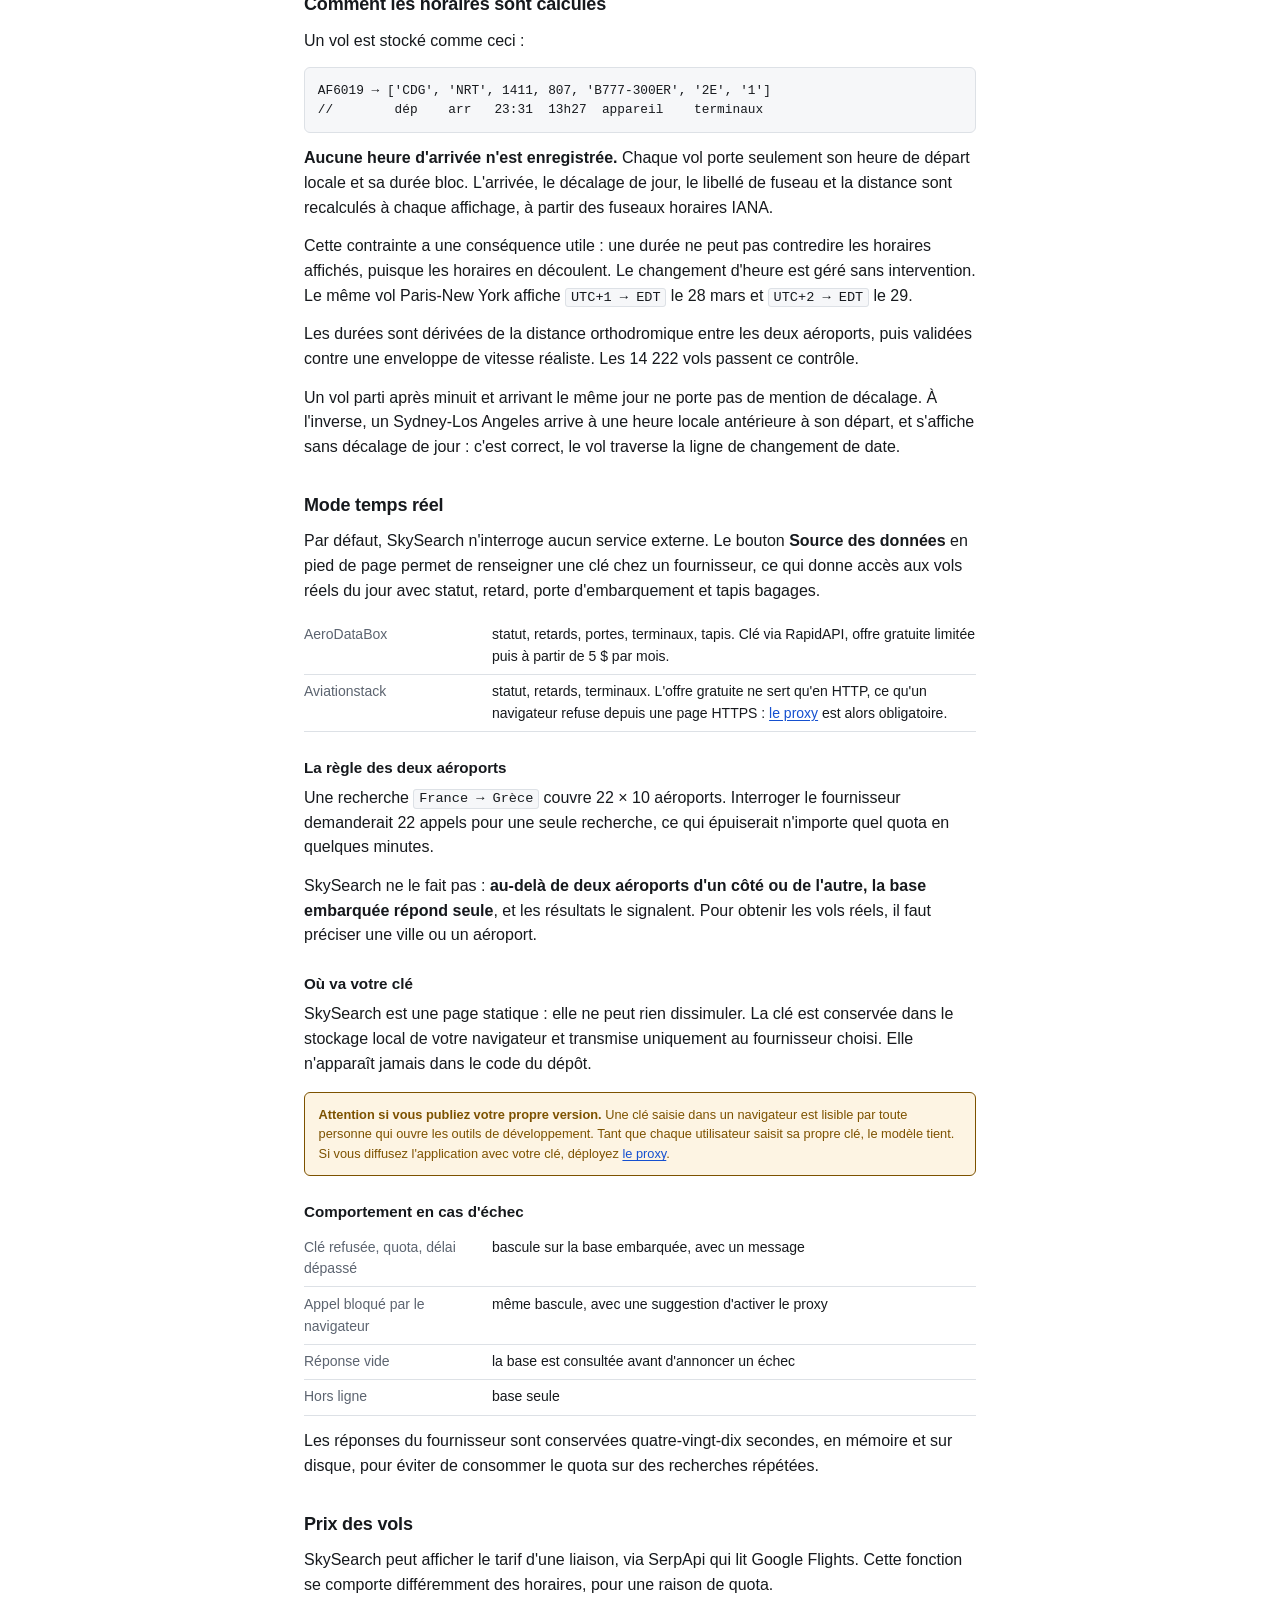
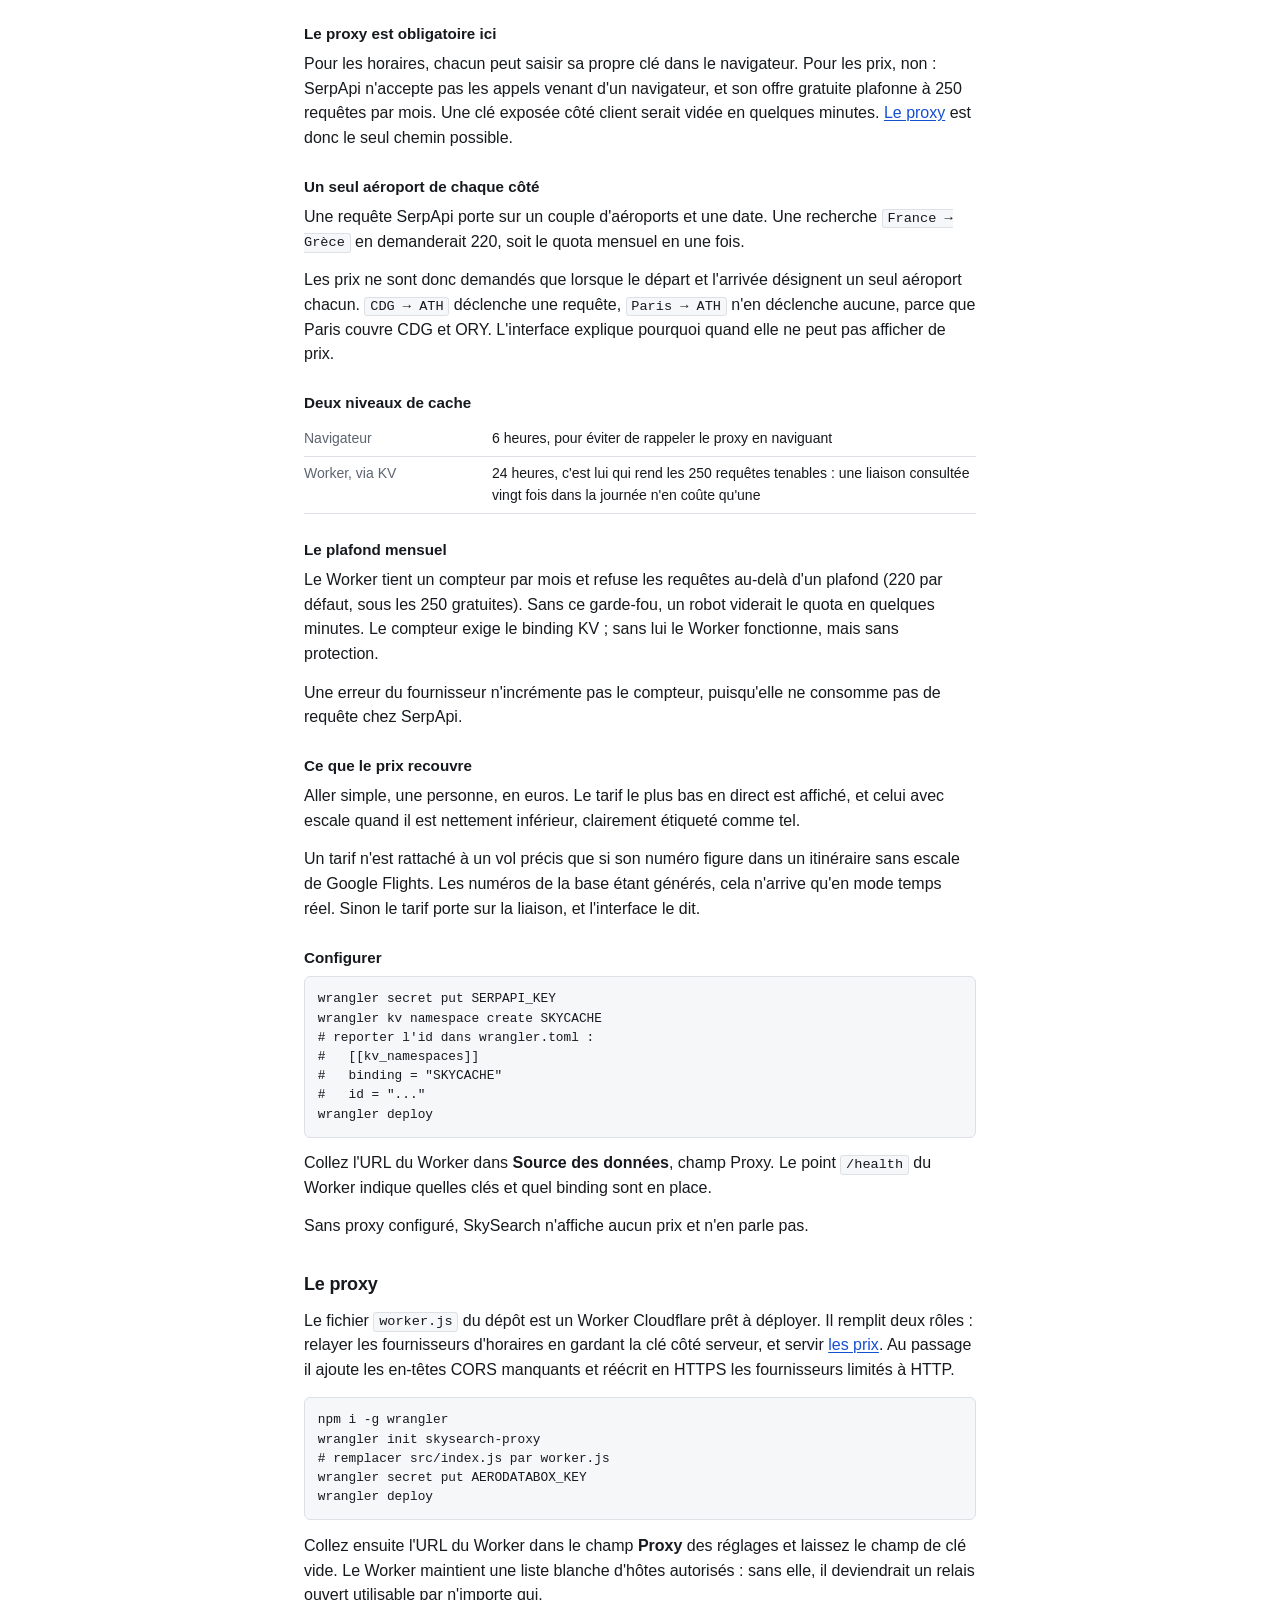
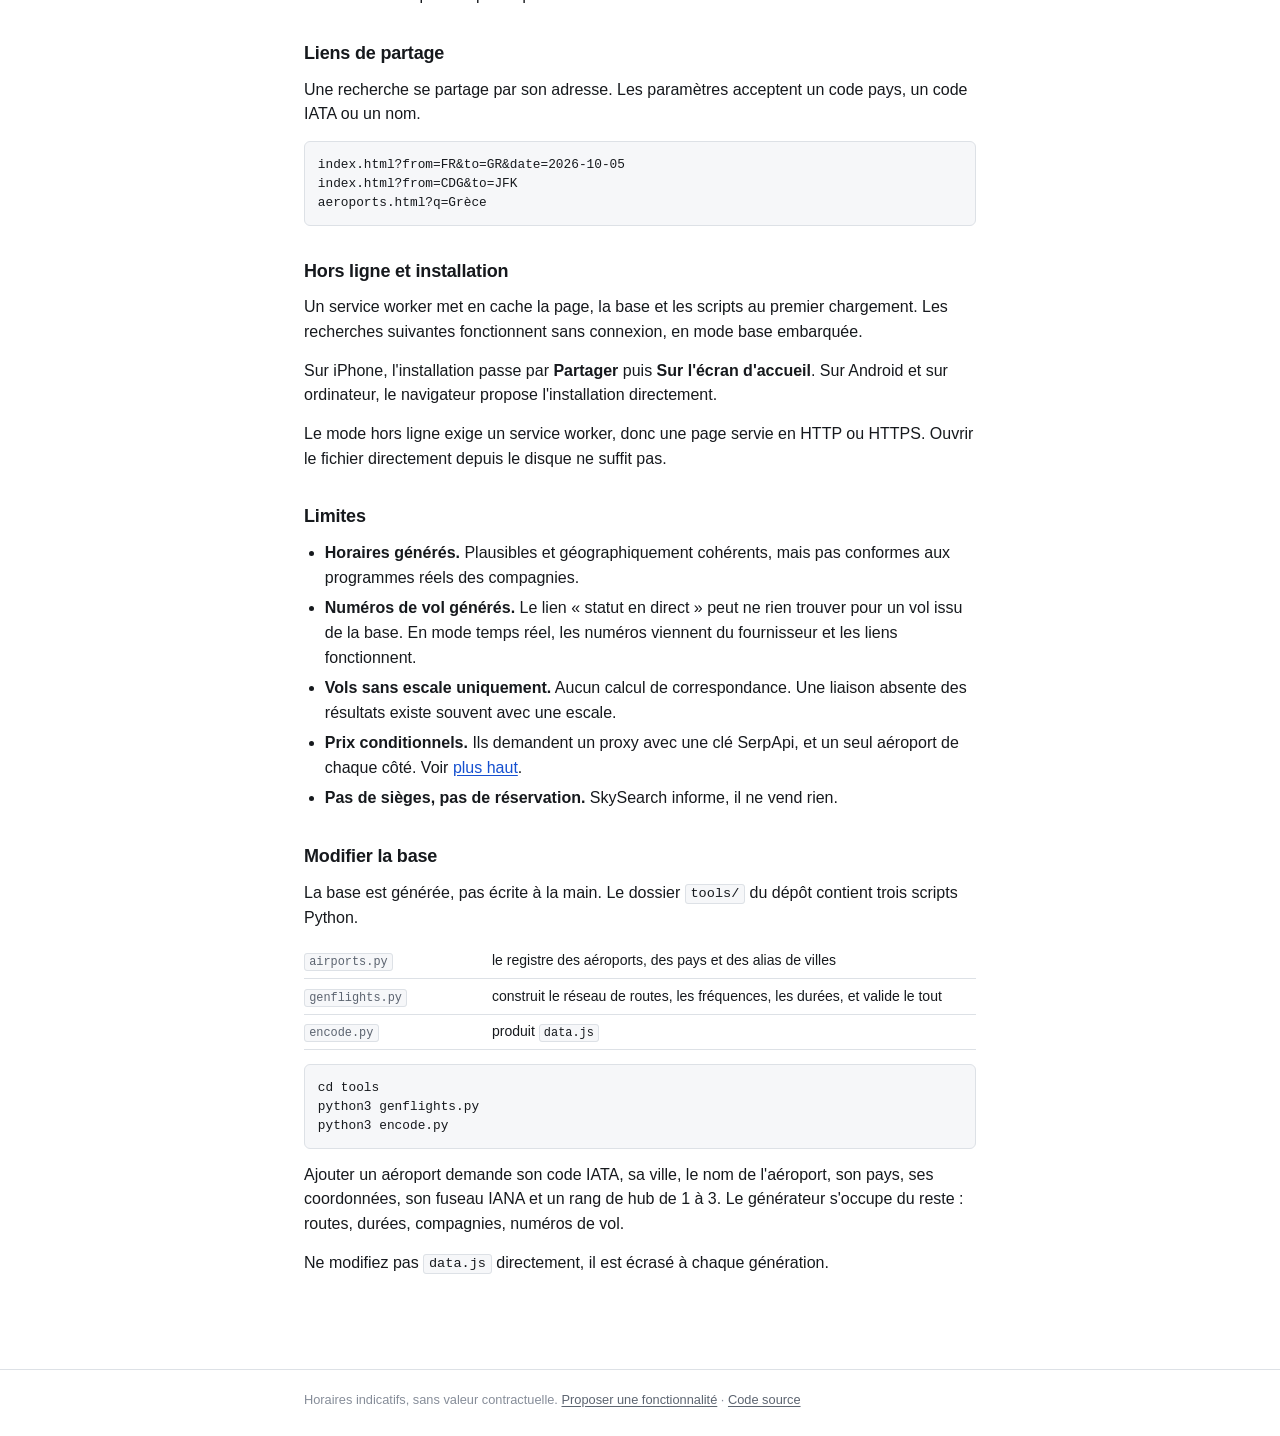
<file: docs.html>
<!DOCTYPE html>
<html lang="fr">
<head>
<meta charset="UTF-8">
<meta name="viewport" content="width=device-width, initial-scale=1, viewport-fit=cover">
<title>Documentation — SkySearch</title>
<meta name="description" content="Comment fonctionne SkySearch : saisie, base de données, calcul des horaires, mode temps réel, proxy.">
<link rel="manifest" href="./manifest.json">
<meta name="theme-color" content="#ffffff" media="(prefers-color-scheme: light)">
<meta name="theme-color" content="#16181c" media="(prefers-color-scheme: dark)">
<meta name="apple-mobile-web-app-capable" content="yes">
<meta name="mobile-web-app-capable" content="yes">
<meta name="apple-mobile-web-app-title" content="SkySearch">
<link rel="icon" href="./icon-192.svg" type="image/svg+xml">
<link rel="apple-touch-icon" href="./icon-192.svg">
<link rel="stylesheet" href="./style.css">
</head>
<body>
<a class="skip" href="#main">Aller au contenu</a>

<header class="top">
  <div class="top-in">
    <a class="brand" href="./index.html">SkySearch <small>horaires de vols</small></a>
    <nav class="main" aria-label="Navigation principale">
      <ul>
        <li><a href="./index.html">Recherche</a></li>
        <li><a href="./aeroports.html">Aéroports</a></li>
        <li><a href="./docs.html" aria-current="page">Docs</a></li>
        <li><a href="./objectif.html">Objectif</a></li>
        <li><a href="./contact.html">Contact</a></li>
      </ul>
    </nav>
  </div>
</header>

<main id="main">
<div class="wrap">

  <h1>Documentation</h1>
  <p class="lead">Ce que fait SkySearch, comment il le fait, et où sont ses limites.</p>

  <nav aria-label="Sommaire">
    <ul class="body">
      <li><a href="#saisie">Saisir une recherche</a></li>
      <li><a href="#donnees">La base de données</a></li>
      <li><a href="#horaires">Comment les horaires sont calculés</a></li>
      <li><a href="#temps-reel">Mode temps réel</a></li>
      <li><a href="#prix">Prix des vols</a></li>
      <li><a href="#proxy">Le proxy</a></li>
      <li><a href="#liens">Liens de partage</a></li>
      <li><a href="#hors-ligne">Hors ligne et installation</a></li>
      <li><a href="#limites">Limites</a></li>
      <li><a href="#contribuer">Modifier la base</a></li>
    </ul>
  </nav>

  <h2 id="saisie">Saisir une recherche</h2>
  <p>Les champs de départ et d'arrivée acceptent trois niveaux de précision.</p>
  <dl class="facts">
    <div><dt>Un pays</dt><dd><code>France</code> interroge les 22 aéroports français,
      <code>Grèce</code> les 10 aéroports grecs.</dd></div>
    <div><dt>Une ville</dt><dd><code>Paris</code> interroge CDG et ORY,
      <code>Londres</code> ses cinq aéroports.</dd></div>
    <div><dt>Un aéroport</dt><dd><code>CDG</code> ou <code>Charles de Gaulle</code>
      n'interroge que celui-là.</dd></div>
  </dl>
  <p>Sous chaque champ, une ligne indique quels aéroports vont être interrogés. C'est le moyen
    de vérifier que la saisie a été comprise avant de lancer la recherche.</p>

  <h3>Graphies acceptées</h3>
  <p>Les accents et la casse sont ignorés : <code>grece</code>, <code>Grèce</code> et
    <code>GRÈCE</code> donnent le même résultat. Les noms anglais fonctionnent
    (<code>Spain</code>, <code>Greece</code>), ainsi que les graphies locales et les anciens noms
    de villes : <code>Köln</code>, <code>Wien</code>, <code>Milano</code>, <code>Bombay</code>,
    <code>Saigon</code>, <code>Peking</code>, <code>Majorque</code>, <code>Tahiti</code>,
    <code>Corse</code>.</p>

  <h3>Un piège sur les codes de trois lettres</h3>
  <p>Certains codes IATA sont aussi des mots français : <code>VIE</code>, <code>LIS</code>,
    <code>SIN</code>, <code>DEL</code>, <code>MAD</code>, <code>MEL</code>. Ces codes ne sont
    reconnus qu'en majuscules, pour éviter qu'une saisie comme « vie » soit interprétée comme
    Vienne.</p>

  <h2 id="donnees">La base de données</h2>
  <dl class="facts">
    <div><dt>Aéroports</dt><dd>317, répartis sur 100 pays</dd></div>
    <div><dt>Compagnies</dt><dd>127</dd></div>
    <div><dt>Vols</dt><dd>14 222</dd></div>
    <div><dt>Routes</dt><dd>13 280, toutes dans les deux sens</dd></div>
    <div><dt>Paires de pays desservies</dt><dd>7 246</dd></div>
    <div><dt>Poids</dt><dd>450 Ko, soit 179 Ko compressés</dd></div>
  </dl>
  <p>La base est embarquée dans la page. Aucune requête réseau n'est nécessaire pour chercher
    un vol, ce qui explique que l'application fonctionne hors ligne une fois chargée.</p>
  <p><b>Les horaires sont plausibles, pas réels.</b> Les routes, les fréquences et les numéros
    de vol sont générés à partir de la géographie, de l'importance des aéroports et des
    compagnies nationales de chaque pays. Ils respectent des contraintes physiques vérifiées,
    mais ne correspondent pas aux programmes publiés par les compagnies.
    Pour des données réelles, voir <a href="#temps-reel">le mode temps réel</a>.</p>

  <h2 id="horaires">Comment les horaires sont calculés</h2>
  <p>Un vol est stocké comme ceci :</p>
  <pre><code>AF6019 → ['CDG', 'NRT', 1411, 807, 'B777-300ER', '2E', '1']
//        dép    arr   23:31  13h27  appareil    terminaux</code></pre>
  <p><b>Aucune heure d'arrivée n'est enregistrée.</b> Chaque vol porte seulement son heure de
    départ locale et sa durée bloc. L'arrivée, le décalage de jour, le libellé de fuseau et la
    distance sont recalculés à chaque affichage, à partir des fuseaux horaires IANA.</p>
  <p>Cette contrainte a une conséquence utile : une durée ne peut pas contredire les horaires
    affichés, puisque les horaires en découlent. Le changement d'heure est géré sans
    intervention. Le même vol Paris-New York affiche <code>UTC+1 → EDT</code> le 28 mars
    et <code>UTC+2 → EDT</code> le 29.</p>
  <p>Les durées sont dérivées de la distance orthodromique entre les deux aéroports, puis
    validées contre une enveloppe de vitesse réaliste. Les 14 222 vols passent ce contrôle.</p>
  <p>Un vol parti après minuit et arrivant le même jour ne porte pas de mention de décalage.
    À l'inverse, un Sydney-Los Angeles arrive à une heure locale antérieure à son départ, et
    s'affiche sans décalage de jour : c'est correct, le vol traverse la ligne de changement
    de date.</p>

  <h2 id="temps-reel">Mode temps réel</h2>
  <p>Par défaut, SkySearch n'interroge aucun service externe. Le bouton
    <b>Source des données</b> en pied de page permet de renseigner une clé chez un fournisseur,
    ce qui donne accès aux vols réels du jour avec statut, retard, porte d'embarquement et
    tapis bagages.</p>
  <dl class="facts">
    <div><dt>AeroDataBox</dt><dd>statut, retards, portes, terminaux, tapis.
      Clé via RapidAPI, offre gratuite limitée puis à partir de 5 $ par mois.</dd></div>
    <div><dt>Aviationstack</dt><dd>statut, retards, terminaux. L'offre gratuite ne sert
      qu'en HTTP, ce qu'un navigateur refuse depuis une page HTTPS :
      <a href="#proxy">le proxy</a> est alors obligatoire.</dd></div>
  </dl>

  <h3>La règle des deux aéroports</h3>
  <p>Une recherche <code>France → Grèce</code> couvre 22 × 10 aéroports. Interroger le
    fournisseur demanderait 22 appels pour une seule recherche, ce qui épuiserait n'importe
    quel quota en quelques minutes.</p>
  <p>SkySearch ne le fait pas : <b>au-delà de deux aéroports d'un côté ou de l'autre, la base
    embarquée répond seule</b>, et les résultats le signalent. Pour obtenir les vols réels,
    il faut préciser une ville ou un aéroport.</p>

  <h3>Où va votre clé</h3>
  <p>SkySearch est une page statique : elle ne peut rien dissimuler. La clé est conservée dans
    le stockage local de votre navigateur et transmise uniquement au fournisseur choisi. Elle
    n'apparaît jamais dans le code du dépôt.</p>
  <p class="notice warn"><b>Attention si vous publiez votre propre version.</b> Une clé saisie
    dans un navigateur est lisible par toute personne qui ouvre les outils de développement.
    Tant que chaque utilisateur saisit sa propre clé, le modèle tient. Si vous diffusez
    l'application avec votre clé, déployez <a href="#proxy">le proxy</a>.</p>

  <h3>Comportement en cas d'échec</h3>
  <dl class="facts">
    <div><dt>Clé refusée, quota, délai dépassé</dt><dd>bascule sur la base embarquée,
      avec un message</dd></div>
    <div><dt>Appel bloqué par le navigateur</dt><dd>même bascule, avec une suggestion
      d'activer le proxy</dd></div>
    <div><dt>Réponse vide</dt><dd>la base est consultée avant d'annoncer un échec</dd></div>
    <div><dt>Hors ligne</dt><dd>base seule</dd></div>
  </dl>
  <p>Les réponses du fournisseur sont conservées quatre-vingt-dix secondes, en mémoire et sur
    disque, pour éviter de consommer le quota sur des recherches répétées.</p>

  <h2 id="prix">Prix des vols</h2>
  <p>SkySearch peut afficher le tarif d'une liaison, via SerpApi qui lit Google Flights.
    Cette fonction se comporte différemment des horaires, pour une raison de quota.</p>

  <h3>Le proxy est obligatoire ici</h3>
  <p>Pour les horaires, chacun peut saisir sa propre clé dans le navigateur. Pour les prix, non :
    SerpApi n'accepte pas les appels venant d'un navigateur, et son offre gratuite plafonne à
    250 requêtes par mois. Une clé exposée côté client serait vidée en quelques minutes.
    <a href="#proxy">Le proxy</a> est donc le seul chemin possible.</p>

  <h3>Un seul aéroport de chaque côté</h3>
  <p>Une requête SerpApi porte sur un couple d'aéroports et une date. Une recherche
    <code>France → Grèce</code> en demanderait 220, soit le quota mensuel en une fois.</p>
  <p>Les prix ne sont donc demandés que lorsque le départ et l'arrivée désignent un seul
    aéroport chacun. <code>CDG → ATH</code> déclenche une requête,
    <code>Paris → ATH</code> n'en déclenche aucune, parce que Paris couvre CDG et ORY.
    L'interface explique pourquoi quand elle ne peut pas afficher de prix.</p>

  <h3>Deux niveaux de cache</h3>
  <dl class="facts">
    <div><dt>Navigateur</dt><dd>6 heures, pour éviter de rappeler le proxy en naviguant</dd></div>
    <div><dt>Worker, via KV</dt><dd>24 heures, c'est lui qui rend les 250 requêtes tenables :
      une liaison consultée vingt fois dans la journée n'en coûte qu'une</dd></div>
  </dl>

  <h3>Le plafond mensuel</h3>
  <p>Le Worker tient un compteur par mois et refuse les requêtes au-delà d'un plafond
    (220 par défaut, sous les 250 gratuites). Sans ce garde-fou, un robot viderait le quota en
    quelques minutes. Le compteur exige le binding KV ; sans lui le Worker fonctionne, mais
    sans protection.</p>
  <p>Une erreur du fournisseur n'incrémente pas le compteur, puisqu'elle ne consomme pas de
    requête chez SerpApi.</p>

  <h3>Ce que le prix recouvre</h3>
  <p>Aller simple, une personne, en euros. Le tarif le plus bas en direct est affiché, et celui
    avec escale quand il est nettement inférieur, clairement étiqueté comme tel.</p>
  <p>Un tarif n'est rattaché à un vol précis que si son numéro figure dans un itinéraire sans
    escale de Google Flights. Les numéros de la base étant générés, cela n'arrive qu'en mode
    temps réel. Sinon le tarif porte sur la liaison, et l'interface le dit.</p>

  <h3>Configurer</h3>
  <pre><code>wrangler secret put SERPAPI_KEY
wrangler kv namespace create SKYCACHE
# reporter l'id dans wrangler.toml :
#   [[kv_namespaces]]
#   binding = "SKYCACHE"
#   id = "..."
wrangler deploy</code></pre>
  <p>Collez l'URL du Worker dans <b>Source des données</b>, champ Proxy. Le point
    <code>/health</code> du Worker indique quelles clés et quel binding sont en place.</p>
  <p>Sans proxy configuré, SkySearch n'affiche aucun prix et n'en parle pas.</p>

  <h2 id="proxy">Le proxy</h2>
  <p>Le fichier <code>worker.js</code> du dépôt est un Worker Cloudflare prêt à déployer.
    Il remplit deux rôles : relayer les fournisseurs d'horaires en gardant la clé côté serveur,
    et servir <a href="#prix">les prix</a>. Au passage il ajoute les en-têtes CORS manquants et
    réécrit en HTTPS les fournisseurs limités à HTTP.</p>
  <pre><code>npm i -g wrangler
wrangler init skysearch-proxy
# remplacer src/index.js par worker.js
wrangler secret put AERODATABOX_KEY
wrangler deploy</code></pre>
  <p>Collez ensuite l'URL du Worker dans le champ <b>Proxy</b> des réglages et laissez le champ
    de clé vide. Le Worker maintient une liste blanche d'hôtes autorisés : sans elle, il
    deviendrait un relais ouvert utilisable par n'importe qui.</p>

  <h2 id="liens">Liens de partage</h2>
  <p>Une recherche se partage par son adresse. Les paramètres acceptent un code pays, un code
    IATA ou un nom.</p>
  <pre><code>index.html?from=FR&amp;to=GR&amp;date=2026-10-05
index.html?from=CDG&amp;to=JFK
aeroports.html?q=Grèce</code></pre>

  <h2 id="hors-ligne">Hors ligne et installation</h2>
  <p>Un service worker met en cache la page, la base et les scripts au premier chargement.
    Les recherches suivantes fonctionnent sans connexion, en mode base embarquée.</p>
  <p>Sur iPhone, l'installation passe par <b>Partager</b> puis <b>Sur l'écran d'accueil</b>.
    Sur Android et sur ordinateur, le navigateur propose l'installation directement.</p>
  <p>Le mode hors ligne exige un service worker, donc une page servie en HTTP ou HTTPS.
    Ouvrir le fichier directement depuis le disque ne suffit pas.</p>

  <h2 id="limites">Limites</h2>
  <ul class="body">
    <li><b>Horaires générés.</b> Plausibles et géographiquement cohérents, mais pas conformes
      aux programmes réels des compagnies.</li>
    <li><b>Numéros de vol générés.</b> Le lien « statut en direct » peut ne rien trouver pour
      un vol issu de la base. En mode temps réel, les numéros viennent du fournisseur et les
      liens fonctionnent.</li>
    <li><b>Vols sans escale uniquement.</b> Aucun calcul de correspondance. Une liaison absente
      des résultats existe souvent avec une escale.</li>
    <li><b>Prix conditionnels.</b> Ils demandent un proxy avec une clé SerpApi, et un seul
      aéroport de chaque côté. Voir <a href="#prix">plus haut</a>.</li>
    <li><b>Pas de sièges, pas de réservation.</b> SkySearch informe, il ne vend rien.</li>
  </ul>

  <h2 id="contribuer">Modifier la base</h2>
  <p>La base est générée, pas écrite à la main. Le dossier <code>tools/</code> du dépôt contient
    trois scripts Python.</p>
  <dl class="facts">
    <div><dt><code>airports.py</code></dt><dd>le registre des aéroports, des pays et des
      alias de villes</dd></div>
    <div><dt><code>genflights.py</code></dt><dd>construit le réseau de routes, les fréquences,
      les durées, et valide le tout</dd></div>
    <div><dt><code>encode.py</code></dt><dd>produit <code>data.js</code></dd></div>
  </dl>
  <pre><code>cd tools
python3 genflights.py
python3 encode.py</code></pre>
  <p>Ajouter un aéroport demande son code IATA, sa ville, le nom de l'aéroport, son pays, ses
    coordonnées, son fuseau IANA et un rang de hub de 1 à 3. Le générateur s'occupe du reste :
    routes, durées, compagnies, numéros de vol.</p>
  <p>Ne modifiez pas <code>data.js</code> directement, il est écrasé à chaque génération.</p>

</div>
</main>

<footer class="bottom">
  <div class="wrap">
    <p>Horaires indicatifs, sans valeur contractuelle.
      <a href="./contact.html">Proposer une fonctionnalité</a> ·
      <a href="https://github.com/njegou/skysearch1" target="_blank" rel="noopener noreferrer">Code source</a></p>
  </div>
</footer>
</body>
</html>
</file>
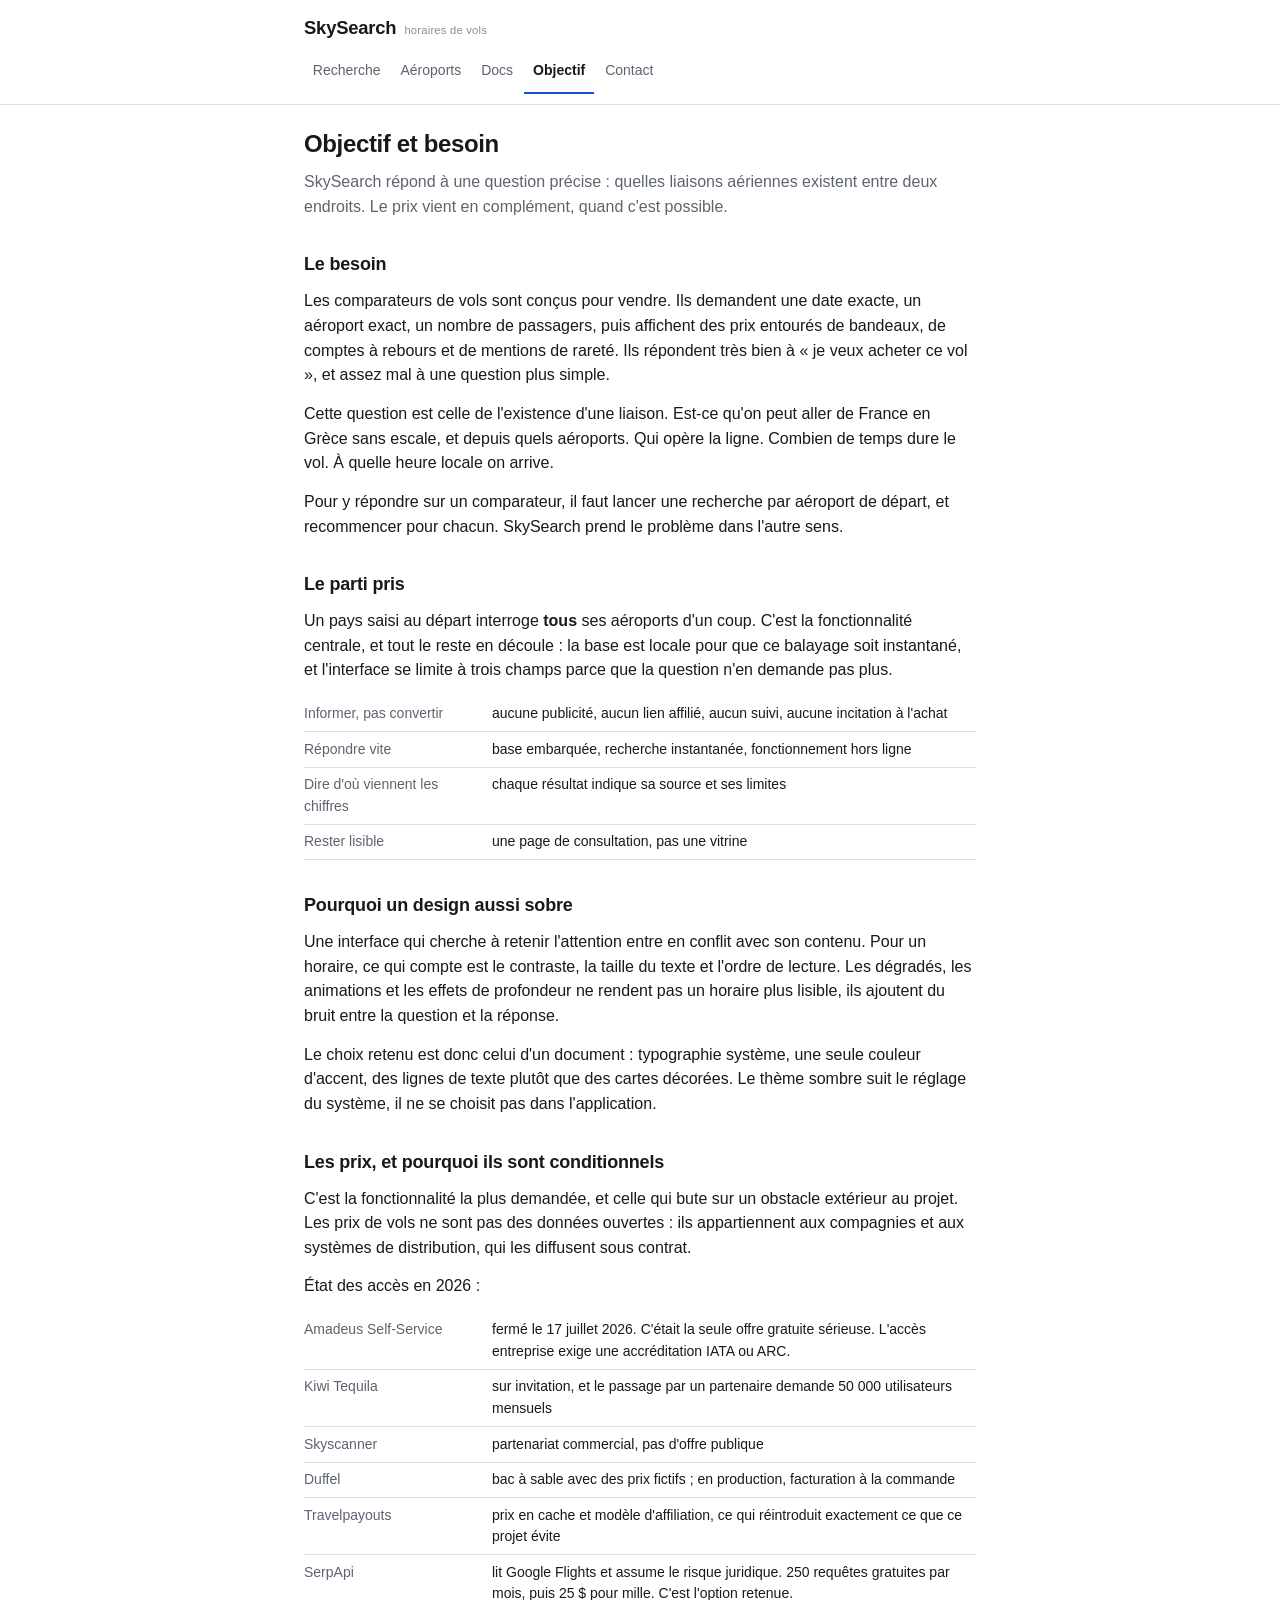
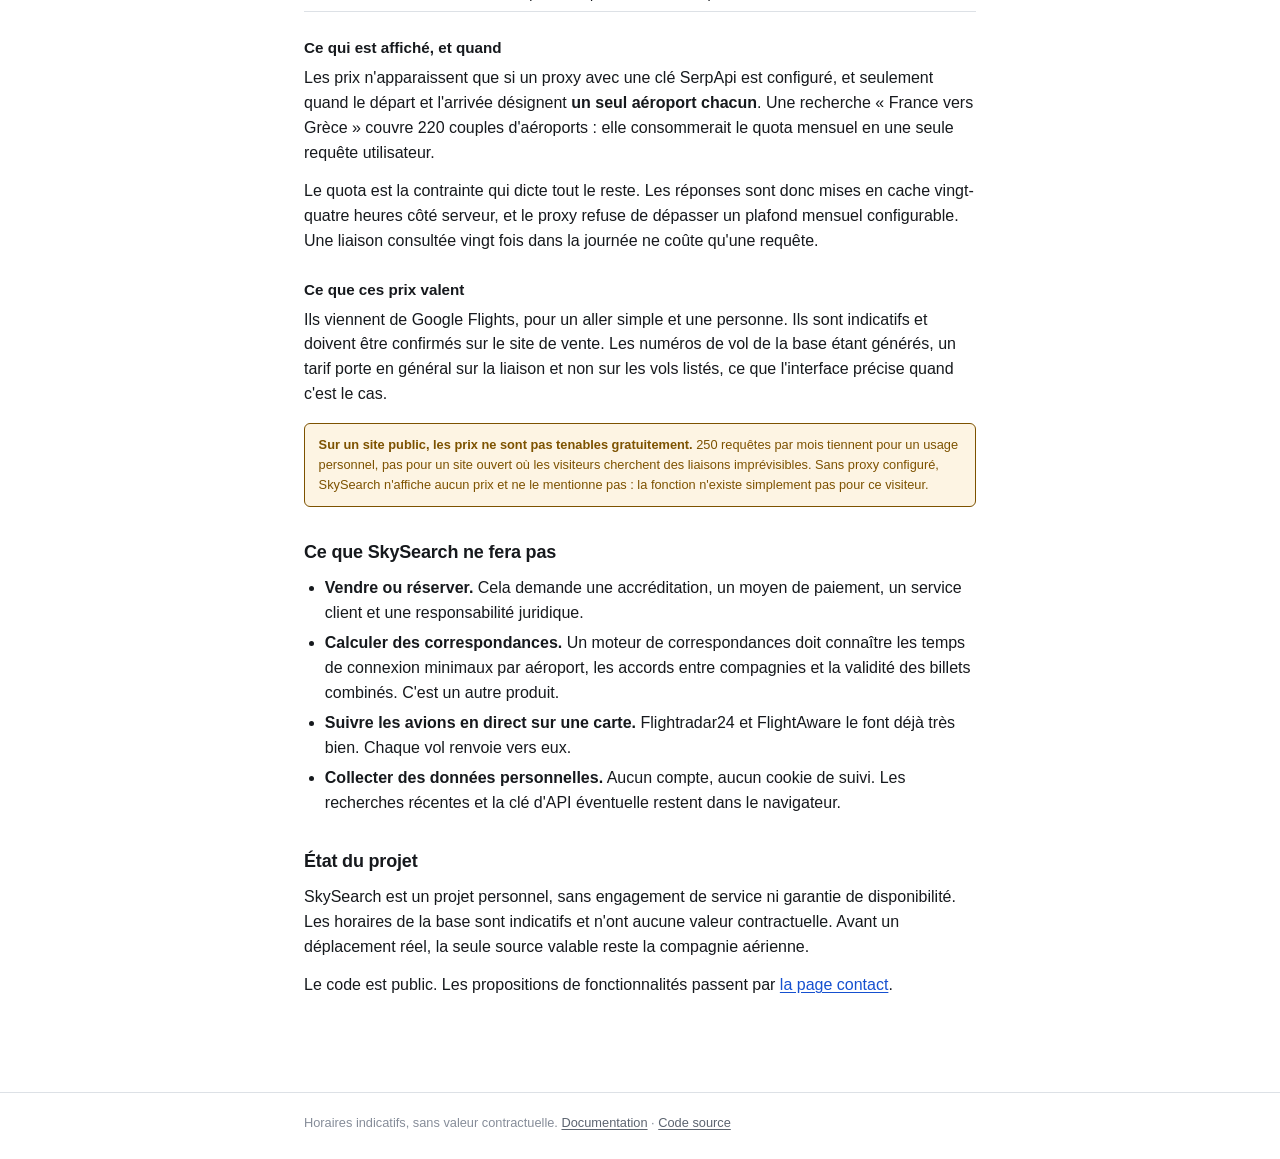
<file: objectif.html>
<!DOCTYPE html>
<html lang="fr">
<head>
<meta charset="UTF-8">
<meta name="viewport" content="width=device-width, initial-scale=1, viewport-fit=cover">
<title>Objectif et besoin — SkySearch</title>
<meta name="description" content="Pourquoi SkySearch existe, ce qu'il cherche à résoudre, et ce qu'il ne fera pas.">
<link rel="manifest" href="./manifest.json">
<meta name="theme-color" content="#ffffff" media="(prefers-color-scheme: light)">
<meta name="theme-color" content="#16181c" media="(prefers-color-scheme: dark)">
<meta name="apple-mobile-web-app-capable" content="yes">
<meta name="mobile-web-app-capable" content="yes">
<meta name="apple-mobile-web-app-title" content="SkySearch">
<link rel="icon" href="./icon-192.svg" type="image/svg+xml">
<link rel="apple-touch-icon" href="./icon-192.svg">
<link rel="stylesheet" href="./style.css">
</head>
<body>
<a class="skip" href="#main">Aller au contenu</a>

<header class="top">
  <div class="top-in">
    <a class="brand" href="./index.html">SkySearch <small>horaires de vols</small></a>
    <nav class="main" aria-label="Navigation principale">
      <ul>
        <li><a href="./index.html">Recherche</a></li>
        <li><a href="./aeroports.html">Aéroports</a></li>
        <li><a href="./docs.html">Docs</a></li>
        <li><a href="./objectif.html" aria-current="page">Objectif</a></li>
        <li><a href="./contact.html">Contact</a></li>
      </ul>
    </nav>
  </div>
</header>

<main id="main">
<div class="wrap">

  <h1>Objectif et besoin</h1>
  <p class="lead">SkySearch répond à une question précise : quelles liaisons aériennes existent
    entre deux endroits. Le prix vient en complément, quand c'est possible.</p>

  <h2>Le besoin</h2>
  <p>Les comparateurs de vols sont conçus pour vendre. Ils demandent une date exacte, un aéroport
    exact, un nombre de passagers, puis affichent des prix entourés de bandeaux, de comptes à
    rebours et de mentions de rareté. Ils répondent très bien à « je veux acheter ce vol », et
    assez mal à une question plus simple.</p>
  <p>Cette question est celle de l'existence d'une liaison. Est-ce qu'on peut aller de France en
    Grèce sans escale, et depuis quels aéroports. Qui opère la ligne. Combien de temps dure le
    vol. À quelle heure locale on arrive.</p>
  <p>Pour y répondre sur un comparateur, il faut lancer une recherche par aéroport de départ, et
    recommencer pour chacun. SkySearch prend le problème dans l'autre sens.</p>

  <h2>Le parti pris</h2>
  <p>Un pays saisi au départ interroge <b>tous</b> ses aéroports d'un coup. C'est la
    fonctionnalité centrale, et tout le reste en découle : la base est locale pour que ce balayage
    soit instantané, et l'interface se limite à trois champs parce que la question n'en demande
    pas plus.</p>
  <dl class="facts">
    <div><dt>Informer, pas convertir</dt><dd>aucune publicité, aucun lien affilié,
      aucun suivi, aucune incitation à l'achat</dd></div>
    <div><dt>Répondre vite</dt><dd>base embarquée, recherche instantanée,
      fonctionnement hors ligne</dd></div>
    <div><dt>Dire d'où viennent les chiffres</dt><dd>chaque résultat indique sa source et
      ses limites</dd></div>
    <div><dt>Rester lisible</dt><dd>une page de consultation, pas une vitrine</dd></div>
  </dl>

  <h2>Pourquoi un design aussi sobre</h2>
  <p>Une interface qui cherche à retenir l'attention entre en conflit avec son contenu. Pour un
    horaire, ce qui compte est le contraste, la taille du texte et l'ordre de lecture.
    Les dégradés, les animations et les effets de profondeur ne rendent pas un horaire plus
    lisible, ils ajoutent du bruit entre la question et la réponse.</p>
  <p>Le choix retenu est donc celui d'un document : typographie système, une seule couleur
    d'accent, des lignes de texte plutôt que des cartes décorées. Le thème sombre suit le
    réglage du système, il ne se choisit pas dans l'application.</p>

  <h2 id="prix">Les prix, et pourquoi ils sont conditionnels</h2>
  <p>C'est la fonctionnalité la plus demandée, et celle qui bute sur un obstacle extérieur au
    projet. Les prix de vols ne sont pas des données ouvertes : ils appartiennent aux compagnies
    et aux systèmes de distribution, qui les diffusent sous contrat.</p>
  <p>État des accès en 2026 :</p>
  <dl class="facts">
    <div><dt>Amadeus Self-Service</dt><dd>fermé le 17 juillet 2026. C'était la seule offre
      gratuite sérieuse. L'accès entreprise exige une accréditation IATA ou ARC.</dd></div>
    <div><dt>Kiwi Tequila</dt><dd>sur invitation, et le passage par un partenaire demande
      50 000 utilisateurs mensuels</dd></div>
    <div><dt>Skyscanner</dt><dd>partenariat commercial, pas d'offre publique</dd></div>
    <div><dt>Duffel</dt><dd>bac à sable avec des prix fictifs ; en production,
      facturation à la commande</dd></div>
    <div><dt>Travelpayouts</dt><dd>prix en cache et modèle d'affiliation, ce qui réintroduit
      exactement ce que ce projet évite</dd></div>
    <div><dt>SerpApi</dt><dd>lit Google Flights et assume le risque juridique. 250 requêtes
      gratuites par mois, puis 25 $ pour mille. C'est l'option retenue.</dd></div>
  </dl>

  <h3>Ce qui est affiché, et quand</h3>
  <p>Les prix n'apparaissent que si un proxy avec une clé SerpApi est configuré, et seulement
    quand le départ et l'arrivée désignent <b>un seul aéroport chacun</b>. Une recherche
    « France vers Grèce » couvre 220 couples d'aéroports : elle consommerait le quota mensuel
    en une seule requête utilisateur.</p>
  <p>Le quota est la contrainte qui dicte tout le reste. Les réponses sont donc mises en cache
    vingt-quatre heures côté serveur, et le proxy refuse de dépasser un plafond mensuel
    configurable. Une liaison consultée vingt fois dans la journée ne coûte qu'une requête.</p>

  <h3>Ce que ces prix valent</h3>
  <p>Ils viennent de Google Flights, pour un aller simple et une personne. Ils sont indicatifs
    et doivent être confirmés sur le site de vente. Les numéros de vol de la base étant générés,
    un tarif porte en général sur la liaison et non sur les vols listés, ce que l'interface
    précise quand c'est le cas.</p>
  <p class="notice warn"><b>Sur un site public, les prix ne sont pas tenables gratuitement.</b>
    250 requêtes par mois tiennent pour un usage personnel, pas pour un site ouvert où les
    visiteurs cherchent des liaisons imprévisibles. Sans proxy configuré, SkySearch n'affiche
    aucun prix et ne le mentionne pas : la fonction n'existe simplement pas pour ce visiteur.</p>

  <h2>Ce que SkySearch ne fera pas</h2>
  <ul class="body">
    <li><b>Vendre ou réserver.</b> Cela demande une accréditation, un moyen de paiement, un
      service client et une responsabilité juridique.</li>
    <li><b>Calculer des correspondances.</b> Un moteur de correspondances doit connaître les
      temps de connexion minimaux par aéroport, les accords entre compagnies et la validité des
      billets combinés. C'est un autre produit.</li>
    <li><b>Suivre les avions en direct sur une carte.</b> Flightradar24 et FlightAware le font
      déjà très bien. Chaque vol renvoie vers eux.</li>
    <li><b>Collecter des données personnelles.</b> Aucun compte, aucun cookie de suivi. Les
      recherches récentes et la clé d'API éventuelle restent dans le navigateur.</li>
  </ul>

  <h2>État du projet</h2>
  <p>SkySearch est un projet personnel, sans engagement de service ni garantie de disponibilité.
    Les horaires de la base sont indicatifs et n'ont aucune valeur contractuelle. Avant un
    déplacement réel, la seule source valable reste la compagnie aérienne.</p>
  <p>Le code est public. Les propositions de fonctionnalités passent par
    <a href="./contact.html">la page contact</a>.</p>

</div>
</main>

<footer class="bottom">
  <div class="wrap">
    <p>Horaires indicatifs, sans valeur contractuelle.
      <a href="./docs.html">Documentation</a> ·
      <a href="https://github.com/njegou/skysearch1" target="_blank" rel="noopener noreferrer">Code source</a></p>
  </div>
</footer>
</body>
</html>
</file>
<file: style.css>
/* SkySearch — feuille de style unique.
   Parti pris : une page de consultation, pas une vitrine. Typographie
   système, une seule couleur d'accent, aucune animation décorative.
   Le contraste et la lisibilité passent avant tout effet. */

:root {
  --bg: #ffffff;
  --panel: #f6f7f9;
  --text: #16191d;
  --text2: #5c6470;
  --text3: #868d99;
  --border: #dde1e6;
  --border2: #868d97;
  --accent: #1550d0;
  --accent-bg: #eef3fd;
  --ok: #0a6c43;
  --ok-bg: #eaf6f0;
  --warn: #7d5200;
  --warn-bg: #fdf4e3;
  --bad: #a8201f;
  --bad-bg: #fdeeee;

  --sat: env(safe-area-inset-top, 0px);
  --sab: env(safe-area-inset-bottom, 0px);
  --sal: env(safe-area-inset-left, 0px);
  --sar: env(safe-area-inset-right, 0px);

  --sans: -apple-system, BlinkMacSystemFont, "Segoe UI", Roboto, Helvetica, Arial, sans-serif;
  --mono: ui-monospace, SFMono-Regular, "SF Mono", Menlo, Consolas, monospace;
}

@media (prefers-color-scheme: dark) {
  :root {
    --bg: #16181c;
    --panel: #1e2126;
    --text: #e7e9ec;
    --text2: #a5acb8;
    --text3: #828a96;
    --border: #2d3238;
    --border2: #6b7179;
    --accent: #83aaff;
    --accent-bg: #1b2436;
    --ok: #5fd3a0;
    --ok-bg: #152a22;
    --warn: #e0b263;
    --warn-bg: #2a2317;
    --bad: #f0908f;
    --bad-bg: #2d1b1c;
  }
}

* { box-sizing: border-box; }

html {
  /* iOS : empêche le redimensionnement automatique en paysage */
  -webkit-text-size-adjust: 100%;
  text-size-adjust: 100%;
  background: var(--bg);
}

body {
  margin: 0;
  font-family: var(--sans);
  font-size: 16px;
  line-height: 1.55;
  color: var(--text);
  background: var(--bg);
  -webkit-font-smoothing: antialiased;
  /* iOS : supprime le flash bleu au tap, les états :active le remplacent */
  -webkit-tap-highlight-color: transparent;
  padding-left: var(--sal);
  padding-right: var(--sar);
}

.wrap {
  max-width: 44rem;
  margin: 0 auto;
  padding: 0 1rem;
}

a { color: var(--accent); text-decoration: underline; text-underline-offset: 2px; }
a:hover { text-decoration-thickness: 2px; }

:focus-visible {
  outline: 2px solid var(--accent);
  outline-offset: 2px;
  border-radius: 3px;
}

.sr-only {
  position: absolute; width: 1px; height: 1px; padding: 0; margin: -1px;
  overflow: hidden; clip: rect(0, 0, 0, 0); white-space: nowrap; border: 0;
}

.skip {
  position: absolute; left: -9999px; top: 0; z-index: 50;
  background: var(--accent); color: #fff; padding: .7rem 1rem;
  text-decoration: none; font-weight: 600;
}
.skip:focus { left: 0; }

/* ---------- En-tête et navigation ---------- */
header.top {
  border-bottom: 1px solid var(--border);
  padding-top: var(--sat);
  background: var(--bg);
}
.top-in {
  max-width: 44rem; margin: 0 auto;
  padding: .85rem 1rem .6rem;
}
.brand {
  display: flex; align-items: baseline; gap: .5rem;
  font-size: 1.15rem; font-weight: 700; letter-spacing: -.01em;
  color: var(--text); text-decoration: none;
}
.brand:hover { text-decoration: none; }
.brand small {
  font-size: .7rem; font-weight: 400; color: var(--text3);
  letter-spacing: .02em;
}

nav.main { margin-top: .5rem; }
nav.main ul {
  display: flex; flex-wrap: wrap; gap: 0 .15rem;
  list-style: none; margin: 0; padding: 0;
}
nav.main a {
  display: flex; align-items: center;
  /* 44px de haut minimum : recommandation tactile Apple */
  min-height: 2.75rem;
  padding: .5rem .55rem;
  font-size: .875rem;
  white-space: nowrap;
  color: var(--text2);
  text-decoration: none;
  border-bottom: 2px solid transparent;
}
nav.main a:hover { color: var(--text); }
nav.main a[aria-current="page"] {
  color: var(--text); font-weight: 600;
  border-bottom-color: var(--accent);
}

main { padding: 1.25rem 0 2.5rem; }

/* ---------- Titres et texte courant ---------- */
h1 { font-size: 1.5rem; font-weight: 700; margin: 0 0 .5rem; letter-spacing: -.015em; }
h2 { font-size: 1.125rem; font-weight: 700; margin: 2rem 0 .6rem; letter-spacing: -.01em; }
h3 { font-size: .95rem; font-weight: 700; margin: 1.5rem 0 .4rem; }
h2:first-child, h3:first-child { margin-top: 0; }
p { margin: 0 0 .85rem; }
.lead { color: var(--text2); margin-bottom: 1.5rem; }
ul.body, ol.body { margin: 0 0 .85rem; padding-left: 1.3rem; }
ul.body li, ol.body li { margin-bottom: .35rem; }
code {
  font-family: var(--mono); font-size: .85em;
  background: var(--panel); border: 1px solid var(--border);
  border-radius: 3px; padding: .1em .35em;
}
pre {
  font-family: var(--mono); font-size: .8rem; line-height: 1.5;
  background: var(--panel); border: 1px solid var(--border);
  border-radius: 6px; padding: .8rem; overflow-x: auto;
  -webkit-overflow-scrolling: touch; margin: 0 0 .85rem;
}
pre code { background: none; border: 0; padding: 0; font-size: inherit; }
hr { border: 0; border-top: 1px solid var(--border); margin: 2rem 0; }

/* ---------- Formulaire ---------- */
form.search { margin: 0 0 1.25rem; }
.field { margin-bottom: .85rem; position: relative; }
.field label {
  display: block; font-size: .8rem; font-weight: 600;
  color: var(--text2); margin-bottom: .3rem;
}

/* 16px minimum : en dessous, iOS zoome au focus */
input[type="text"], input[type="date"], input[type="email"],
input[type="url"], input[type="password"], select, textarea {
  width: 100%;
  font-family: var(--sans);
  font-size: 16px;
  line-height: 1.4;
  color: var(--text);
  background: var(--bg);
  border: 1px solid var(--border2);
  border-radius: 6px;
  padding: .7rem .75rem;
  min-height: 2.75rem;
  -webkit-appearance: none;
  appearance: none;
}
textarea { min-height: 7rem; resize: vertical; }
select {
  background-image: linear-gradient(45deg, transparent 50%, var(--text2) 50%),
                    linear-gradient(135deg, var(--text2) 50%, transparent 50%);
  background-position: calc(100% - 1.1rem) 1.15rem, calc(100% - .75rem) 1.15rem;
  background-size: 6px 6px, 6px 6px;
  background-repeat: no-repeat;
  padding-right: 2.25rem;
}
input:focus, select:focus, textarea:focus {
  outline: none;
  border-color: var(--accent);
  box-shadow: 0 0 0 3px var(--accent-bg);
}
/* iOS affiche un sélecteur natif pour les dates ; on neutralise son icône */
input[type="date"]::-webkit-date-and-time-value { text-align: left; }
input[type="date"]::-webkit-calendar-picker-indicator { opacity: .55; cursor: pointer; }

.hint { font-size: .8rem; color: var(--text3); margin: .3rem 0 0; }
.resolved { font-size: .8rem; color: var(--ok); margin: .3rem 0 0; display: none; }
.resolved.on { display: block; }
.resolved code { background: none; border: 0; padding: 0; color: inherit; }

button {
  font-family: var(--sans); font-size: 1rem;
  min-height: 2.75rem;
  border-radius: 6px;
  cursor: pointer;
  touch-action: manipulation;
}
button.primary {
  width: 100%;
  background: var(--accent); color: #fff;
  border: 1px solid var(--accent);
  font-weight: 600;
  padding: .7rem 1rem;
}
button.primary:active { opacity: .85; }
button.primary:disabled { opacity: .5; cursor: default; }
button.ghost {
  background: var(--bg); color: var(--text);
  border: 1px solid var(--border2);
  padding: .5rem .8rem; font-size: .875rem;
}
button.ghost:active { background: var(--panel); }
.row2 { display: flex; gap: .5rem; }
.row2 > * { flex: 1; }

.swap-row { display: flex; justify-content: flex-end; margin: -.4rem 0 .5rem; }
.swap-row button {
  background: none; border: 0; color: var(--accent);
  font-size: .8rem; padding: .4rem .2rem; min-height: 2.25rem;
  text-decoration: underline; text-underline-offset: 2px;
}

/* ---------- Autocomplétion ---------- */
.ac {
  position: absolute; left: 0; right: 0; top: 100%; z-index: 20;
  margin-top: 2px;
  background: var(--bg);
  border: 1px solid var(--border2);
  border-radius: 6px;
  box-shadow: 0 6px 20px rgba(0, 0, 0, .12);
  max-height: 17rem; overflow-y: auto;
  -webkit-overflow-scrolling: touch;
  display: none;
}
.ac.on { display: block; }
.ac button {
  display: flex; align-items: baseline; gap: .5rem;
  width: 100%; text-align: left;
  background: none; border: 0;
  border-bottom: 1px solid var(--border);
  border-radius: 0;
  padding: .6rem .7rem;
  font-size: .9rem; color: var(--text);
  min-height: 2.75rem;
}
.ac button:last-child { border-bottom: 0; }
.ac button:hover, .ac button.sel { background: var(--accent-bg); }
.ac .t { flex: 1; min-width: 0; overflow: hidden; text-overflow: ellipsis; white-space: nowrap; }
.ac .t b { font-weight: 600; }
.ac .s { display: block; font-size: .75rem; color: var(--text3); font-weight: 400; }
.ac .k {
  font-family: var(--mono); font-size: .7rem; color: var(--text3);
  flex-shrink: 0;
}

/* ---------- Résultats ---------- */
.summary {
  border: 1px solid var(--border);
  border-left: 3px solid var(--accent);
  background: var(--panel);
  border-radius: 0 6px 6px 0;
  padding: .7rem .85rem;
  font-size: .875rem;
  margin-bottom: 1rem;
}
.summary p { margin: 0; }
.summary .meta { color: var(--text2); font-size: .8rem; margin-top: .25rem; }

.results-head {
  display: flex; align-items: baseline; justify-content: space-between;
  gap: .75rem; flex-wrap: wrap;
  margin-bottom: .5rem;
}
.results-head .n { font-size: .875rem; color: var(--text2); }
.results-head .n b { color: var(--text); }
.sorts { display: flex; gap: .4rem; align-items: center; }
.sorts span { font-size: .8rem; color: var(--text3); }
.sorts button {
  background: none; border: 0; border-bottom: 1px solid transparent;
  color: var(--text2); font-size: .8rem; padding: .35rem .1rem;
  min-height: 2.25rem; border-radius: 0;
}
.sorts button[aria-pressed="true"] {
  color: var(--text); font-weight: 600; border-bottom-color: var(--accent);
}

ol.flights { list-style: none; margin: 0; padding: 0; border-top: 1px solid var(--border); }
li.flight { border-bottom: 1px solid var(--border); padding: .8rem 0; }
li.flight.off { opacity: .55; }

.fl-top {
  display: flex; align-items: baseline; justify-content: space-between;
  gap: .6rem; margin-bottom: .4rem;
}
.fl-id { font-size: .875rem; }
.fl-id b { font-family: var(--mono); font-weight: 600; font-size: .95rem; }
.fl-id span { color: var(--text2); }
.badge {
  flex-shrink: 0; font-size: .7rem; font-weight: 600;
  padding: .1rem .4rem; border-radius: 3px;
  border: 1px solid;
}
.b-plan { color: var(--text2); background: var(--panel); border-color: var(--border); }
.b-air  { color: var(--ok);   background: var(--ok-bg);   border-color: var(--ok); }
.b-late { color: var(--warn); background: var(--warn-bg); border-color: var(--warn); }
.b-off  { color: var(--bad);  background: var(--bad-bg);  border-color: var(--bad); }

.fl-leg {
  display: grid;
  grid-template-columns: 1fr auto 1fr;
  gap: .5rem;
  align-items: baseline;
}
.fl-time { font-size: 1.25rem; font-weight: 600; font-variant-numeric: tabular-nums; }
.fl-time .was {
  display: block; font-size: .75rem; font-weight: 400;
  color: var(--text3); text-decoration: line-through;
}
.fl-code { font-family: var(--mono); font-size: .8rem; color: var(--text2); }
.fl-place { font-size: .8rem; color: var(--text2); }
.fl-arrow { color: var(--text3); font-size: .9rem; padding: 0 .1rem; }
.fl-right { text-align: right; }
.fl-plus { font-size: .75rem; color: var(--warn); }
.fl-facts {
  font-size: .8rem; color: var(--text2);
  margin-top: .45rem;
}
.fl-facts span::after { content: " · "; color: var(--text3); }
.fl-facts span:last-child::after { content: ""; }
.fl-links { margin-top: .45rem; font-size: .8rem; }
.fl-links { margin-top: .2rem; display: flex; flex-wrap: wrap; gap: 0 1rem; }
.fl-links a, .fl-links button {
  font-size: .8rem;
  background: none; border: 0; border-radius: 0;
  padding: .45rem 0; min-height: 0;
  color: var(--accent); text-decoration: underline; text-underline-offset: 3px;
  font-family: var(--sans);
}

/* ---------- Prix ---------- */
.pricebox {
  border: 1px solid var(--border);
  border-left: 3px solid var(--ok);
  background: var(--ok-bg);
  border-radius: 0 6px 6px 0;
  padding: .7rem .85rem;
  margin-bottom: 1rem;
  font-size: .875rem;
}
.pricebox.err, .pricebox.loading-px {
  border-left-color: var(--border2);
  background: var(--panel);
  color: var(--text2);
}
.pricebox p { margin: 0; }
.px-main { font-size: 1rem; }
.px-main b { font-size: 1.15rem; }
.px-meta { font-size: .8rem; color: var(--text2); margin-top: .3rem !important; }
.px-detail { display: block; font-size: .8rem; margin-top: .2rem; }
.px-hint { font-size: .8rem; color: var(--text3); margin: -.5rem 0 1rem; }
.px-tag { color: var(--ok); font-weight: 700; }

.notice {
  font-size: .8rem; color: var(--text2);
  background: var(--panel); border: 1px solid var(--border);
  border-radius: 6px; padding: .7rem .85rem; margin-top: 1rem;
}
.notice b { color: var(--text); }
.notice.warn { background: var(--warn-bg); border-color: var(--warn); color: var(--warn); }
.notice.warn b { color: var(--warn); }

.empty { padding: 1.25rem 0; }
.empty h2 { margin-top: 0; }
.empty ul { list-style: none; margin: .75rem 0 0; padding: 0; }
.empty li { margin-bottom: .4rem; }
.empty li a, .empty li button {
  background: none; border: 0; padding: 0; min-height: 0;
  color: var(--accent); text-decoration: underline; text-underline-offset: 2px;
  font-size: .9rem; font-family: var(--sans); text-align: left;
}

.loading { font-size: .875rem; color: var(--text2); padding: 1rem 0; }

/* ---------- Raccourcis et récents ---------- */
.shortcuts { margin-bottom: 1.25rem; }
.shortcuts h2 { font-size: .8rem; font-weight: 600; color: var(--text2); margin: 0 0 .4rem; }
.shortcuts ul { display: flex; flex-wrap: wrap; gap: .4rem; list-style: none; margin: 0; padding: 0; }
.shortcuts button {
  background: var(--bg); border: 1px solid var(--border2);
  color: var(--text); font-size: .825rem;
  padding: .4rem .65rem; min-height: 2.25rem;
}
.shortcuts button:active { background: var(--panel); }
.shortcuts .clear { border-style: dashed; color: var(--text3); }

/* ---------- Tables ---------- */
table { width: 100%; border-collapse: collapse; font-size: .875rem; }
caption { text-align: left; font-size: .8rem; color: var(--text3); padding-bottom: .4rem; }
th, td { text-align: left; padding: .5rem .5rem .5rem 0; border-bottom: 1px solid var(--border); }
th { font-size: .75rem; font-weight: 600; color: var(--text2); text-transform: uppercase; letter-spacing: .03em; }
td.code { font-family: var(--mono); font-weight: 600; }
td.num { text-align: right; font-variant-numeric: tabular-nums; color: var(--text2); }
.table-scroll { overflow-x: auto; -webkit-overflow-scrolling: touch; }
.apn { color: var(--text3); font-size: .8rem; }
/* Sur écran étroit, la colonne Arrivées double Départs sur un réseau
   bidirectionnel : on la masque pour laisser respirer ville et pays. */
@media (max-width: 34rem) {
  th.opt, td.opt { display: none; }
  th, td { padding-right: .35rem; }
}

dl.facts { margin: 0 0 .85rem; }
dl.facts div { display: flex; gap: .75rem; padding: .4rem 0; border-bottom: 1px solid var(--border); font-size: .875rem; }
dl.facts dt { flex: 0 0 11rem; color: var(--text2); margin: 0; }
dl.facts dd { margin: 0; flex: 1; }
@media (max-width: 30rem) {
  dl.facts div { flex-direction: column; gap: .1rem; }
  dl.facts dt { flex: none; font-size: .8rem; }
}

/* ---------- Pied de page ---------- */
footer.bottom {
  border-top: 1px solid var(--border);
  margin-top: 2.5rem;
  padding: 1.25rem 0 calc(1.25rem + var(--sab));
  font-size: .8rem;
  color: var(--text3);
}
footer.bottom .wrap > p { margin: 0 0 .4rem; }
footer.bottom a { color: var(--text2); }

/* ---------- Divers ---------- */
.status {
  font-size: .75rem; color: var(--text3);
  display: inline-block;
}
#toast {
  position: fixed; left: 50%; transform: translateX(-50%);
  bottom: calc(1rem + var(--sab));
  background: var(--text); color: var(--bg);
  font-size: .875rem; padding: .6rem 1rem; border-radius: 6px;
  max-width: calc(100vw - 2rem); text-align: center;
  z-index: 40; opacity: 0; pointer-events: none;
  transition: opacity .18s;
}
#toast.on { opacity: 1; }

dialog {
  border: 1px solid var(--border2); border-radius: 8px;
  background: var(--bg); color: var(--text);
  padding: 1.1rem; width: calc(100% - 2rem); max-width: 28rem;
}
dialog::backdrop { background: rgba(0, 0, 0, .45); }
dialog h2 { margin-top: 0; }

@media (prefers-reduced-motion: reduce) {
  * { transition-duration: .001ms !important; animation-duration: .001ms !important; }
}
</file>
